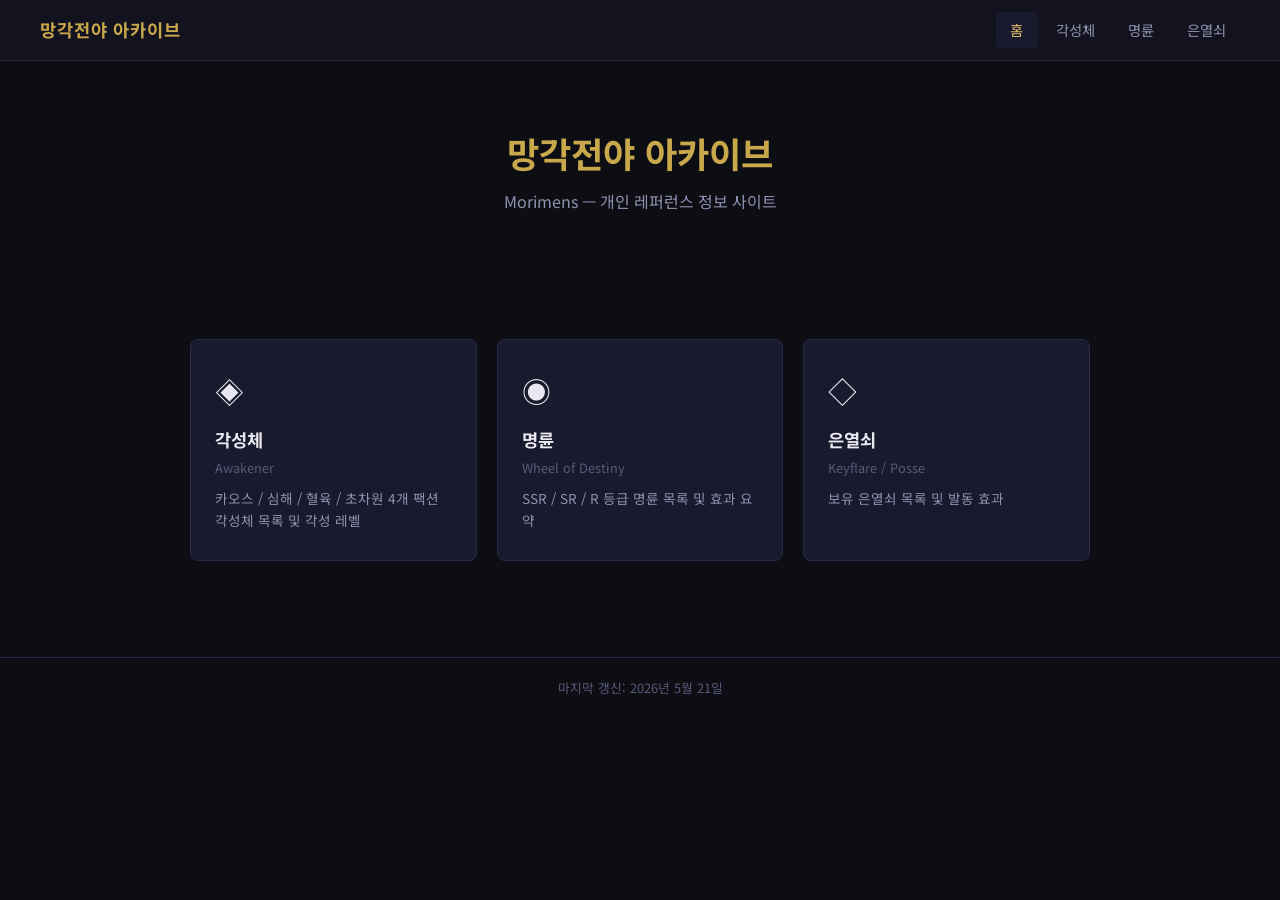
<file: index.html>
<!DOCTYPE html>
<html lang="ko">
<head>
  <meta charset="UTF-8">
  <meta name="viewport" content="width=device-width, initial-scale=1.0">
  <title>망각전야 아카이브</title>
  <link rel="icon" href="favicon.ico">
  <link rel="stylesheet" href="css/style.css">
</head>
<body>
  <header>
    <div class="header-inner">
      <span class="site-title">망각전야 아카이브</span>
      <nav>
        <a href="index.html" class="active">홈</a>
        <a href="characters/index.html">각성체</a>
        <a href="wheels/index.html">명륜</a>
        <a href="keyflares/index.html">은열쇠</a>
      </nav>
    </div>
  </header>

  <div class="home-hero">
    <h1>망각전야 아카이브</h1>
    <p>Morimens — 개인 레퍼런스 정보 사이트</p>
  </div>

  <main>
    <div class="home-cards">
      <a href="characters/index.html" class="home-card">
        <div class="card-icon">◈</div>
        <h2>각성체</h2>
        <div class="card-en">Awakener</div>
        <p>카오스 / 심해 / 혈육 / 초차원 4개 팩션 각성체 목록 및 각성 레벨</p>
      </a>
      <a href="wheels/index.html" class="home-card">
        <div class="card-icon">◉</div>
        <h2>명륜</h2>
        <div class="card-en">Wheel of Destiny</div>
        <p>SSR / SR / R 등급 명륜 목록 및 효과 요약</p>
      </a>
      <a href="keyflares/index.html" class="home-card">
        <div class="card-icon">◇</div>
        <h2>은열쇠</h2>
        <div class="card-en">Keyflare / Posse</div>
        <p>보유 은열쇠 목록 및 발동 효과</p>
      </a>
    </div>
  </main>

  <footer>
    마지막 갱신: 2026년 5월 21일
  </footer>
  <script src="js/main.js"></script>
</body>
</html>
</file>
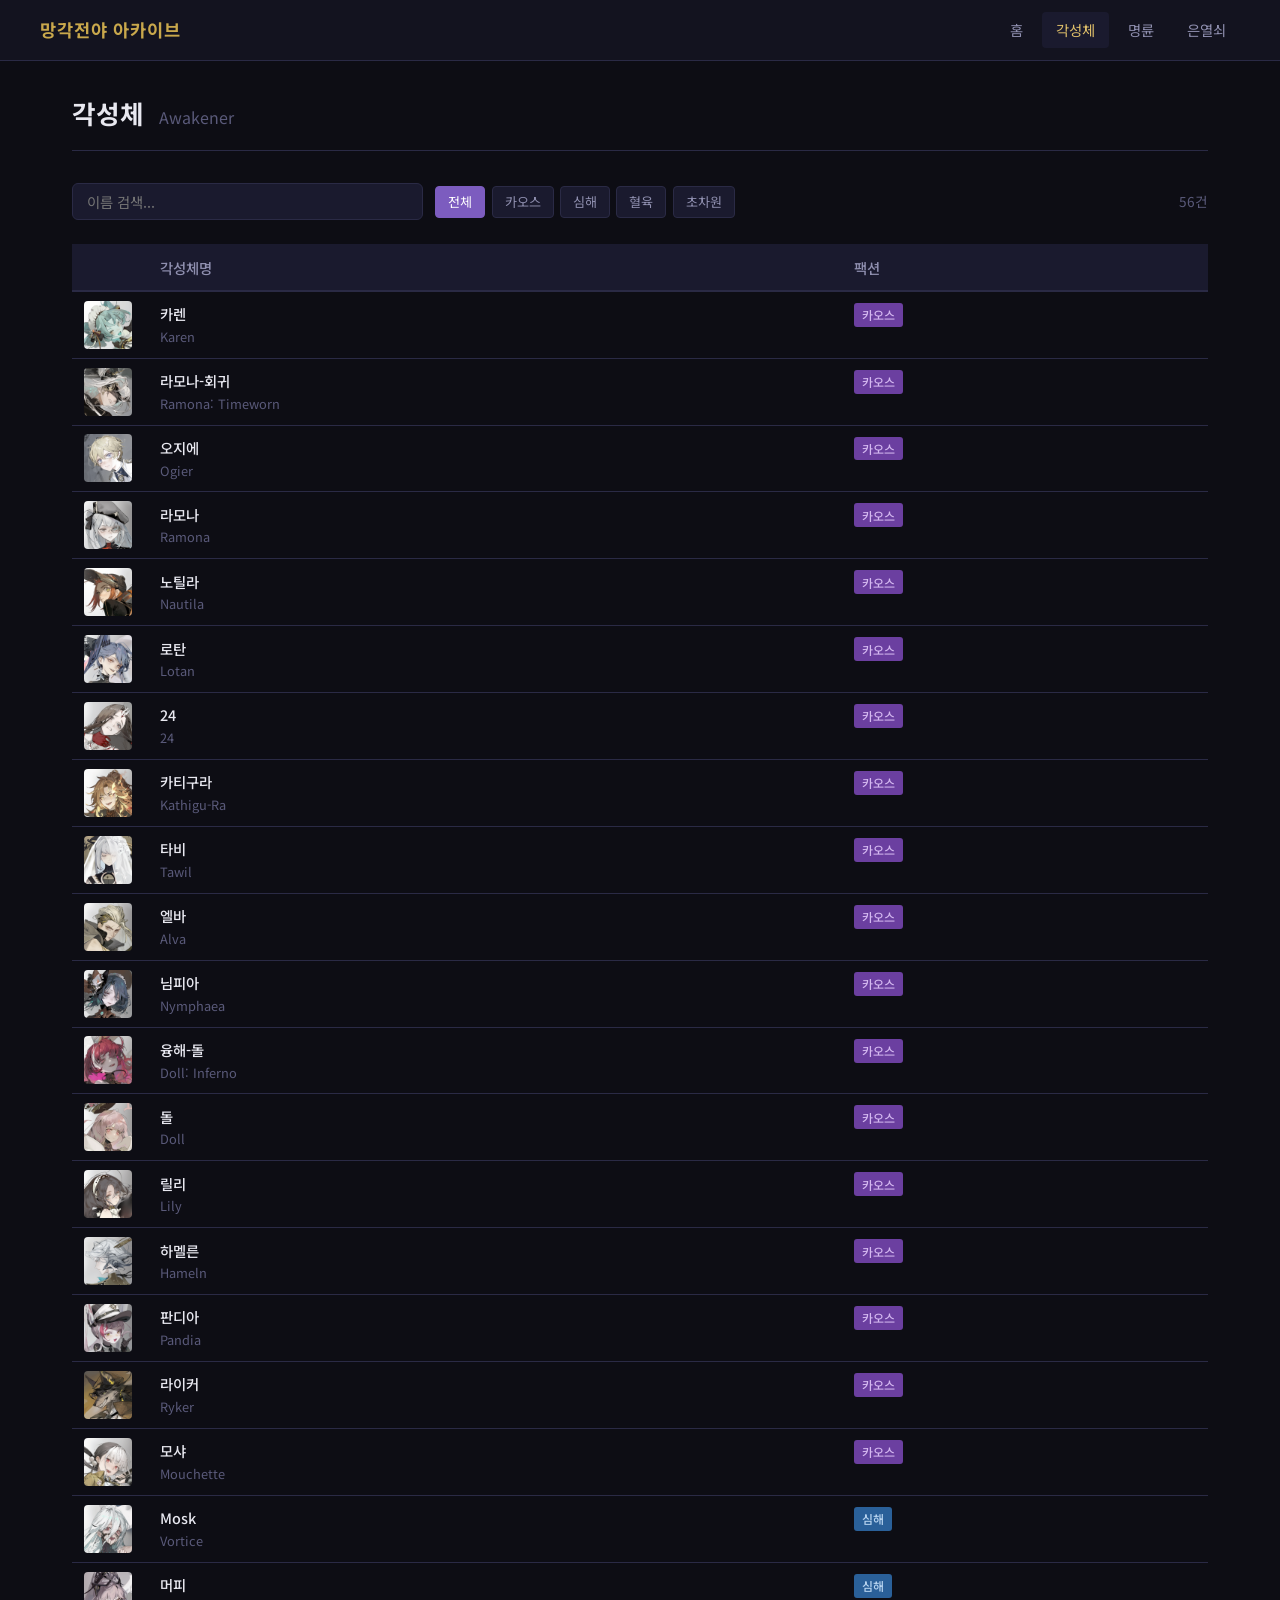
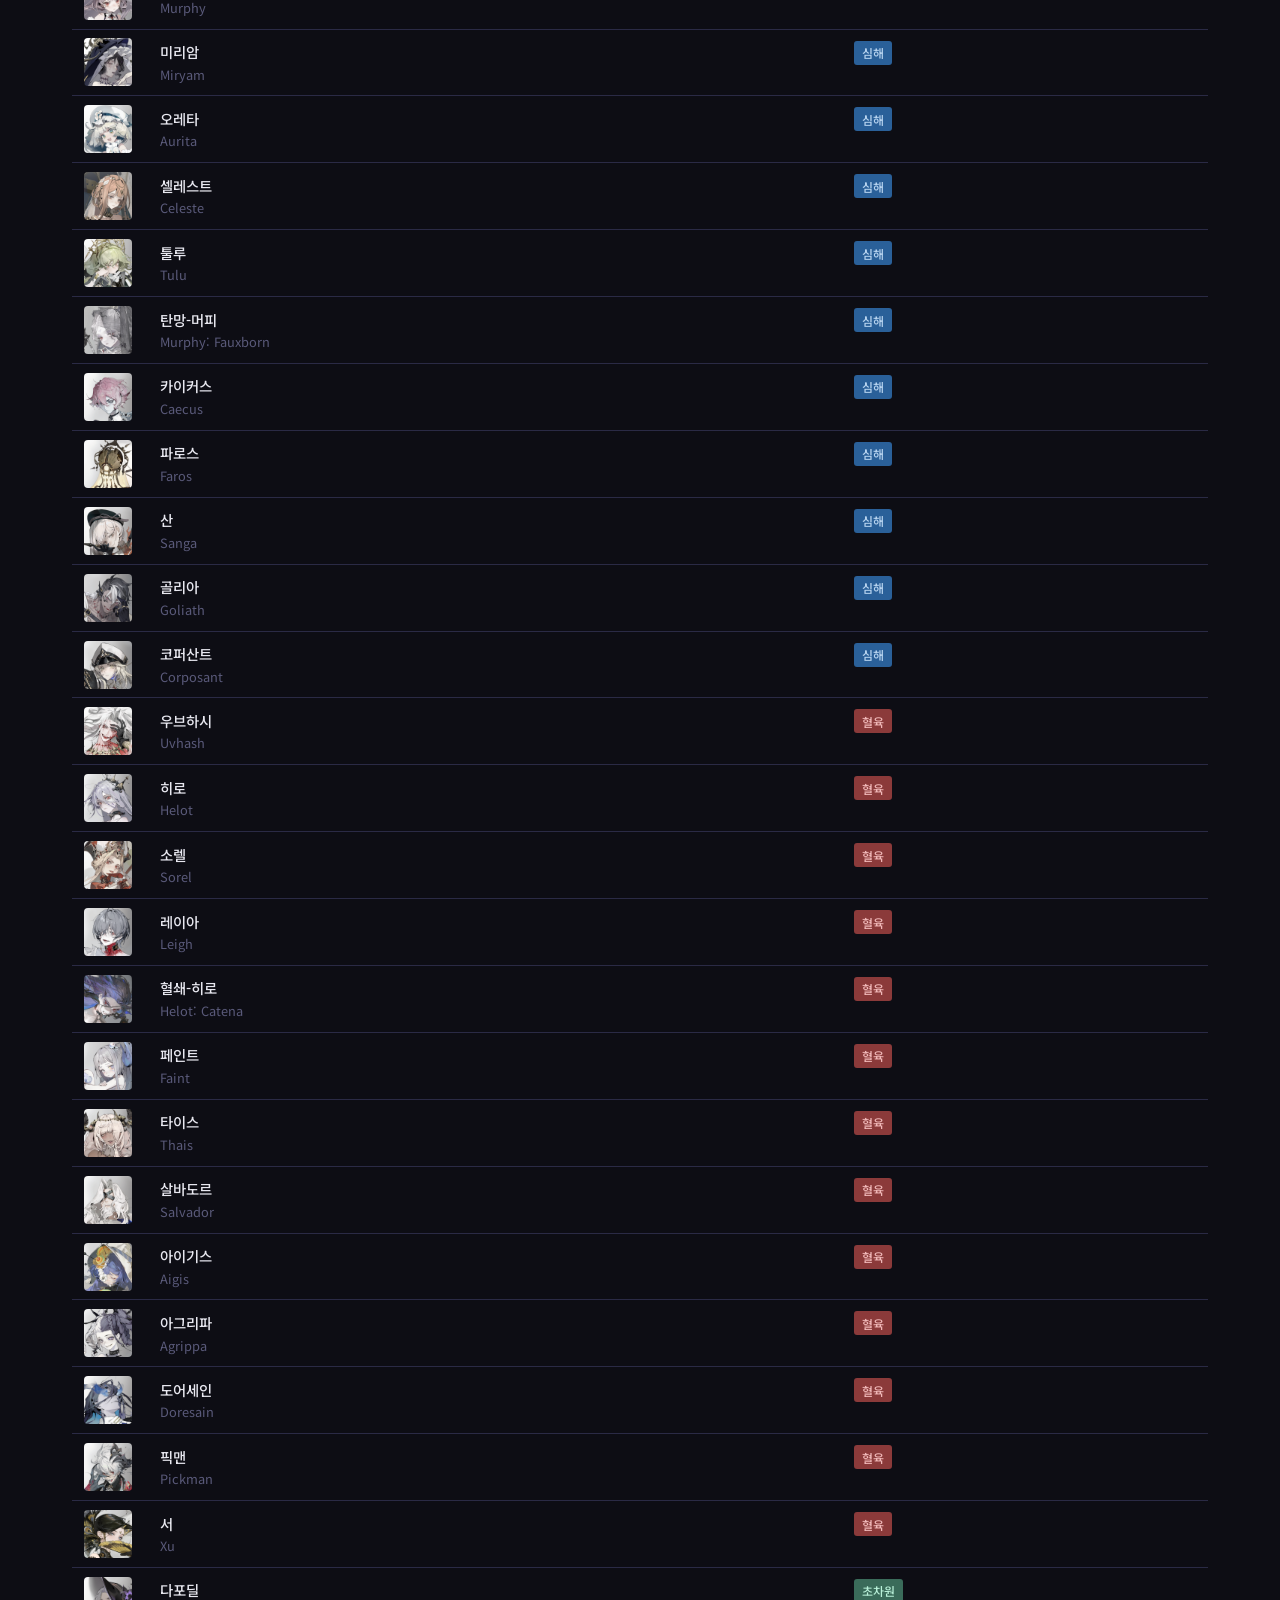
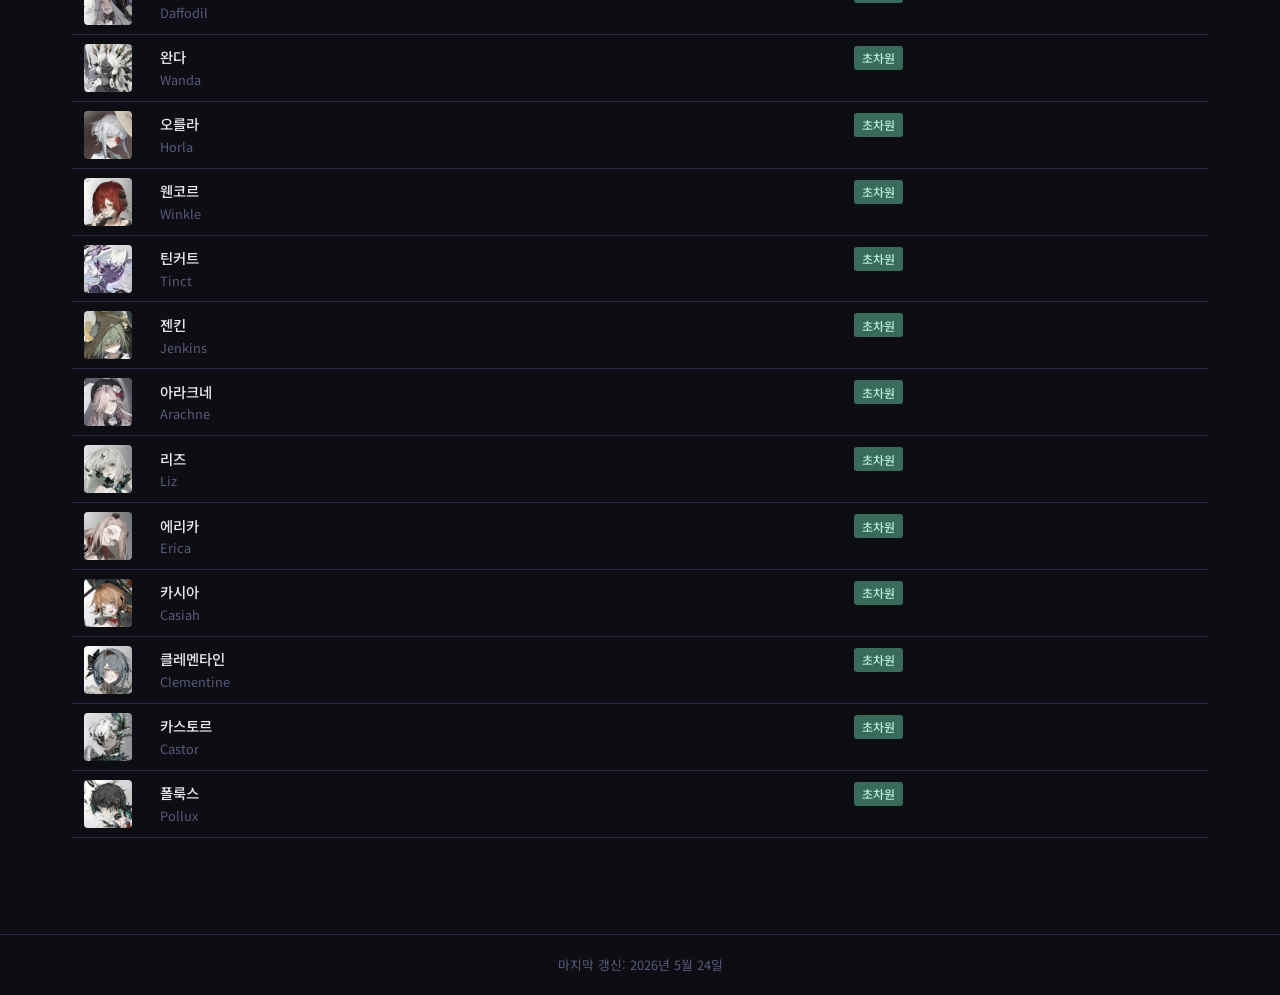
<file: characters/index.html>
<!DOCTYPE html>
<html lang="ko">
<head>
  <meta charset="UTF-8">
  <meta name="viewport" content="width=device-width, initial-scale=1.0">
  <title>각성체 — 망각전야 아카이브</title>
  <link rel="icon" href="../favicon.ico">
  <link rel="stylesheet" href="../css/style.css">
</head>
<body>
  <header>
    <div class="header-inner">
      <a href="../index.html" class="site-title">망각전야 아카이브</a>
      <nav>
        <a href="../index.html">홈</a>
        <a href="../characters/index.html" class="active">각성체</a>
        <a href="../wheels/index.html">명륜</a>
        <a href="../keyflares/index.html">은열쇠</a>
      </nav>
    </div>
  </header>

  <main>
    <div class="page-header">
      <h1>각성체 <span>Awakener</span></h1>
    </div>

    <div class="filter-bar">
      <input type="text" id="search-input" placeholder="이름 검색...">
      <div class="filter-group faction-group">
        <button class="filter-btn active" data-value="all">전체</button>
        <button class="filter-btn" data-value="chaos">카오스</button>
        <button class="filter-btn" data-value="aequor">심해</button>
        <button class="filter-btn" data-value="caro">혈육</button>
        <button class="filter-btn" data-value="ultra">초차원</button>
      </div>
      <span class="result-count" id="result-count"></span>
    </div>

    <div class="table-wrap">
      <table>
        <thead>
          <tr>
            <th class="icon-cell"></th>
            <th>각성체명</th>
            <th>팩션</th>
          </tr>
        </thead>
        <tbody id="char-tbody"></tbody>
      </table>
    </div>
  </main>

  <footer>
    마지막 갱신: 2026년 5월 24일
  </footer>

  <div class="panel-overlay" id="panel-overlay"></div>
  <aside class="detail-panel panel-wide" id="detail-panel">
    <button class="panel-close" id="panel-close">✕</button>
    <div id="panel-content"></div>
  </aside>

  <script src="../data/characters.js?v=20260524"></script>
  <script src="../js/main.js?v=20260524"></script>
  <script>
    const tbody   = document.getElementById('char-tbody');
    const overlay = document.getElementById('panel-overlay');
    const panel   = document.getElementById('detail-panel');
    const content = document.getElementById('panel-content');

    function closePanel() {
      panel.classList.remove('open');
      overlay.classList.remove('open');
    }

    function openPanel(c) {
      const d = c.detail;
      const factionLabel = { chaos: '카오스', aequor: '심해', caro: '혈육', ultra: '초차원' }[c.faction];
      const factionTag = `<span class="tag tag-${c.faction}">${factionLabel}</span>`;
      const typeKey = { '공격': 'atk', '방어': 'def', '보조': 'sup' }[d.type];
      const typeTag = `<span class="tag tag-${typeKey}">${d.type}</span>`;

      let html = `
        <div class="panel-title">${c.name}</div>
        <div class="panel-title-en">${c.nameEn}</div>
        <div class="panel-tags">${factionTag}${typeTag}</div>
        <div class="panel-aliemus">기본 광기 <strong>${d.baseAliemus}</strong></div>
      `;

      // 레벨 스탯
      html += `
        <div class="panel-section">
          <div class="panel-section-title">레벨 스탯</div>
          <table class="char-stat-table">
            <thead><tr><th>Lv</th><th>체질</th><th>공격</th><th>방어</th></tr></thead>
            <tbody>${d.stats.map(([lv, con, atk, def]) =>
              `<tr><td class="stat-lv">${lv}</td><td>${con}</td><td>${atk}</td><td>${def}</td></tr>`
            ).join('')}</tbody>
          </table>
        </div>
      `;

      // 승격
      const p0 = d.promotion[0];
      html += `
        <div class="panel-section">
          <div class="panel-section-title">승격</div>
          <table class="promo-table">
            <thead><tr><th>구간</th><th>${p0.stats[0][0]}</th><th>${p0.stats[1][0]}</th></tr></thead>
            <tbody>${d.promotion.map(p =>
              `<tr>
                <td class="promo-range">Lv.${p.range}</td>
                <td>${p.stats[0][1]} → ${p.stats[0][2]}</td>
                <td>${p.stats[1][1]} → ${p.stats[1][2]}</td>
              </tr>`
            ).join('')}</tbody>
          </table>
        </div>
      `;

      // 광기 폭발
      html += `
        <div class="panel-section">
          <div class="panel-section-title">광기 폭발</div>
          <div class="card-item">
            <div class="card-header"><span class="card-name">${d.exalt.name}</span></div>
            <div class="card-desc">${d.exalt.desc}</div>
          </div>
        </div>
      `;

      // 카드
      html += `<div class="panel-section"><div class="panel-section-title">카드</div>`;
      d.cards.forEach(card => {
        const tagsHtml = card.tags.map(t => `<span class="card-tag">${t}</span>`).join('');
        html += `
          <div class="card-item">
            <div class="card-header">
              <span class="card-name">${card.name}</span>
              <span class="card-cost">산출력 ${card.cost}</span>
              ${tagsHtml}
            </div>
            <div class="card-desc">${card.desc}</div>
          </div>
        `;
      });
      html += `</div>`;

      // 각성
      html += `<div class="panel-section"><div class="panel-section-title">각성</div>`;
      d.enlighten.forEach(e => {
        html += `
          <div class="enlighten-row">
            <span class="enlighten-badge">${e.stage}</span>
            <div class="enlighten-info">
              <div class="enlighten-skill-name">${e.name}</div>
              <div class="enlighten-effect">${e.effect}</div>
            </div>
          </div>
        `;
      });
      html += `</div>`;

      // 특성
      html += `<div class="panel-section"><div class="panel-section-title">특성</div>`;
      d.traits.forEach(t => {
        html += `
          <div class="trait-item">
            <div class="trait-header">
              <span class="trait-name">${t.name}</span>
              ${t.e6 ? '<span class="badge-e6">E6 해제</span>' : ''}
            </div>
            <div class="trait-effect">${t.effect}</div>
          </div>
        `;
      });
      html += `</div>`;

      content.innerHTML = html;
      panel.classList.add('open');
      overlay.classList.add('open');
    }

    document.getElementById('panel-close').addEventListener('click', closePanel);
    overlay.addEventListener('click', closePanel);
    document.addEventListener('keydown', e => { if (e.key === 'Escape') closePanel(); });

    function toIconFilename(nameEn) {
      return nameEn.toLowerCase().replace(/[:']/g, '').replace(/\s+/g, '-');
    }

    CHARACTERS.forEach(c => {
      const tr = document.createElement('tr');
      tr.dataset.faction = c.faction;

      const factionLabel = { chaos: '카오스', aequor: '심해', caro: '혈육', ultra: '초차원' }[c.faction];
      const factionTag   = `<span class="tag tag-${c.faction}">${factionLabel}</span>`;
      const iconFile     = toIconFilename(c.nameEn);

      tr.innerHTML = `
        <td class="icon-cell">
          <img src="../assets/characters/${iconFile}.png"
               class="char-icon" alt="${c.name}"
               onerror="this.outerHTML='<div class=\\'char-icon-placeholder\\'></div>'">
        </td>
        <td>
          <div class="name-ko">${c.name}</div>
          <div class="name-en">${c.nameEn}</div>
        </td>
        <td>${factionTag}</td>
      `;

      if (c.detail) {
        tr.classList.add('tr-clickable');
        tr.addEventListener('click', () => openPanel(c));
      }

      tbody.appendChild(tr);
    });

    setupSearch('search-input', 'char-tbody');
    setupFilterBtns('faction-group', 'char-tbody');
    applyFilters('char-tbody');
  </script>
</body>
</html>
</file>
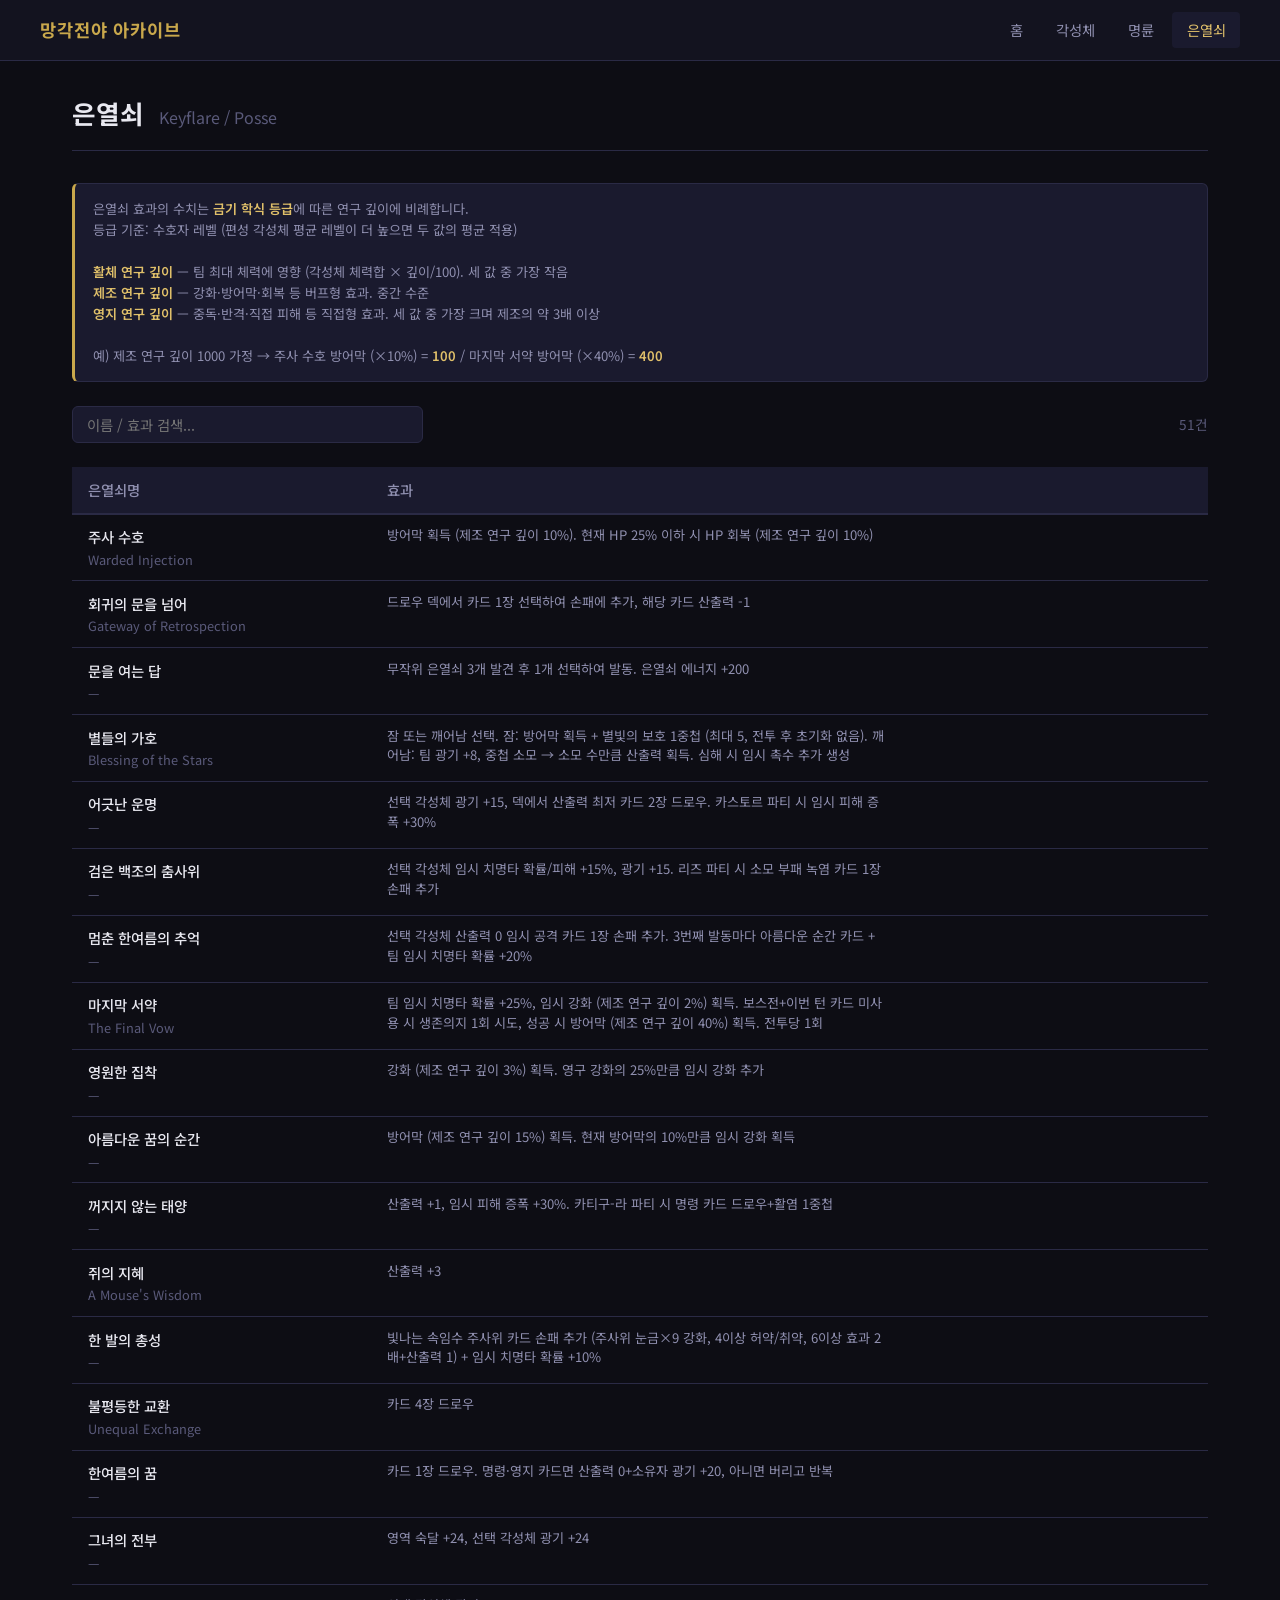
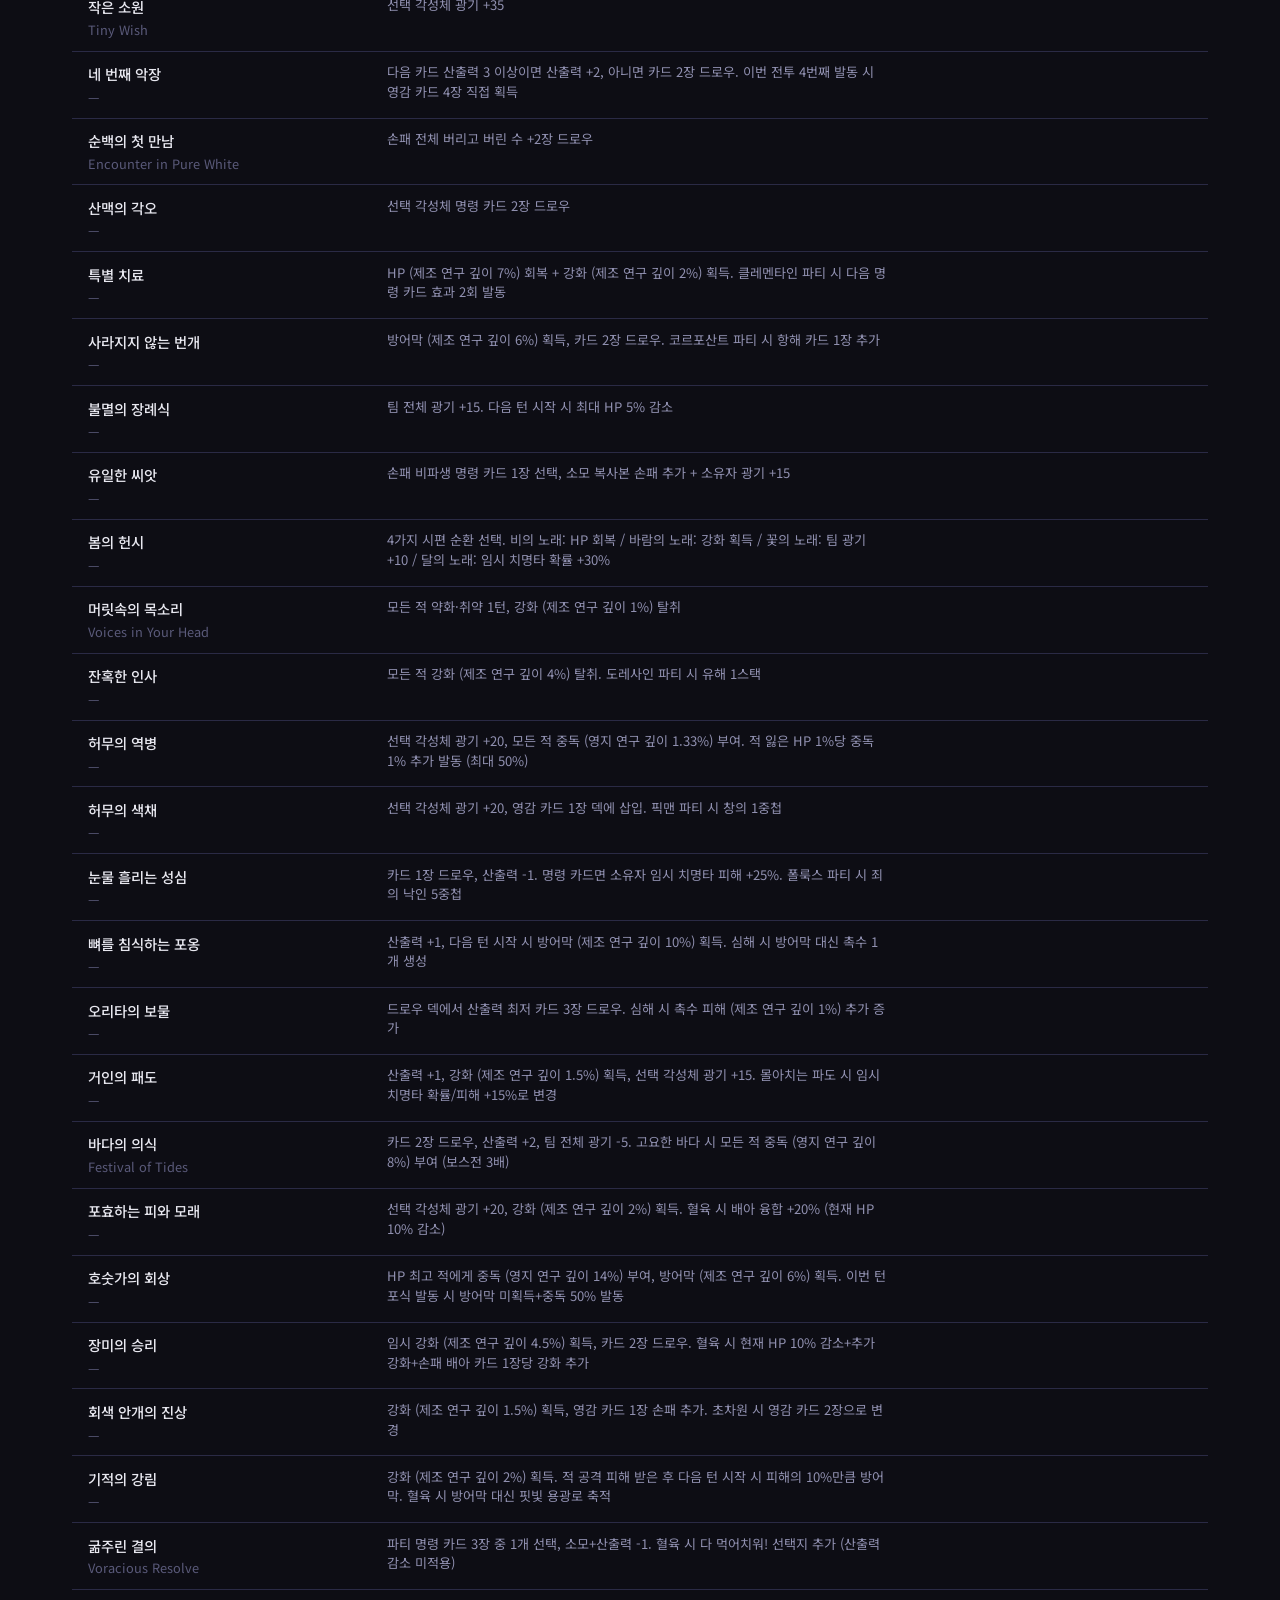
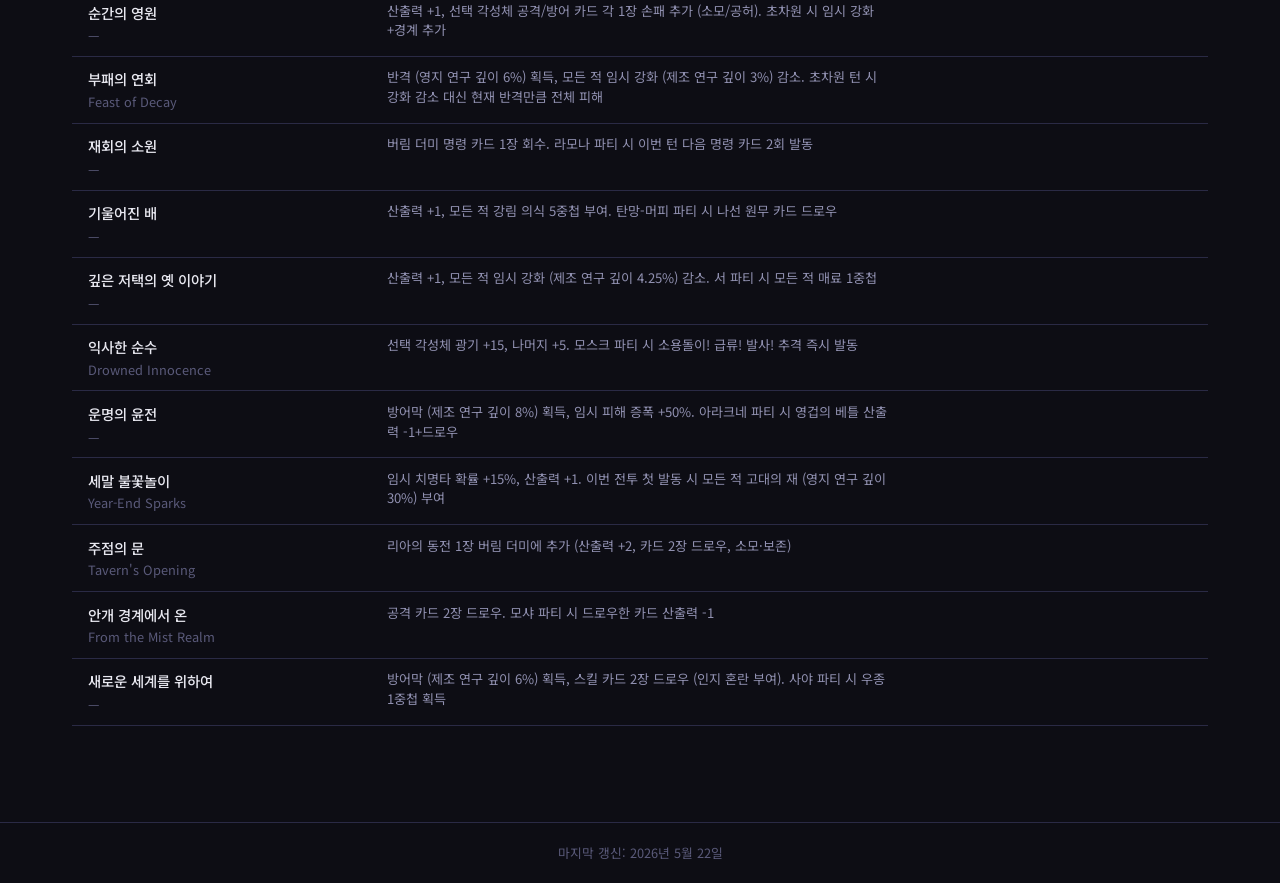
<file: keyflares/index.html>
<!DOCTYPE html>
<html lang="ko">
<head>
  <meta charset="UTF-8">
  <meta name="viewport" content="width=device-width, initial-scale=1.0">
  <title>은열쇠 — 망각전야 아카이브</title>
  <link rel="icon" href="../favicon.ico">
  <link rel="stylesheet" href="../css/style.css">
</head>
<body>
  <header>
    <div class="header-inner">
      <a href="../index.html" class="site-title">망각전야 아카이브</a>
      <nav>
        <a href="../index.html">홈</a>
        <a href="../characters/index.html">각성체</a>
        <a href="../wheels/index.html">명륜</a>
        <a href="../keyflares/index.html" class="active">은열쇠</a>
      </nav>
    </div>
  </header>

  <main>
    <div class="page-header">
      <h1>은열쇠 <span>Keyflare / Posse</span></h1>
    </div>

    <div class="info-note">
      은열쇠 효과의 수치는 <strong>금기 학식 등급</strong>에 따른 연구 깊이에 비례합니다.<br>
      등급 기준: 수호자 레벨 (편성 각성체 평균 레벨이 더 높으면 두 값의 평균 적용)<br><br>
      <strong>활체 연구 깊이</strong> — 팀 최대 체력에 영향 (각성체 체력합 × 깊이/100). 세 값 중 가장 작음<br>
      <strong>제조 연구 깊이</strong> — 강화·방어막·회복 등 버프형 효과. 중간 수준<br>
      <strong>영지 연구 깊이</strong> — 중독·반격·직접 피해 등 직접형 효과. 세 값 중 가장 크며 제조의 약 3배 이상<br><br>
      예) 제조 연구 깊이 1000 가정 → 주사 수호 방어막 (×10%) = <strong>100</strong> / 마지막 서약 방어막 (×40%) = <strong>400</strong>
    </div>

    <div class="filter-bar">
      <input type="text" id="search-input" placeholder="이름 / 효과 검색...">
      <span class="result-count" id="result-count"></span>
    </div>

    <div class="table-wrap">
      <table>
        <thead>
          <tr>
            <th>은열쇠명</th>
            <th>효과</th>
          </tr>
        </thead>
        <tbody id="kf-tbody"></tbody>
      </table>
    </div>
  </main>

  <footer>
    마지막 갱신: 2026년 5월 22일
  </footer>
  <script src="../data/keyflares.js?v=20260524"></script>
  <script src="../js/main.js?v=20260524"></script>
  <script>
    const tbody = document.getElementById('kf-tbody');

    KEYFLARES.forEach(k => {
      const tr = document.createElement('tr');
      tr.innerHTML = `
        <td>
          <div class="name-ko">${k.name}</div>
          <div class="name-en">${k.nameEn}</div>
        </td>
        <td><div class="effect-text">${k.effect}</div></td>
      `;
      tbody.appendChild(tr);
    });

    setupSearch('search-input', 'kf-tbody');
    applyFilters('kf-tbody');
  </script>
</body>
</html>
</file>
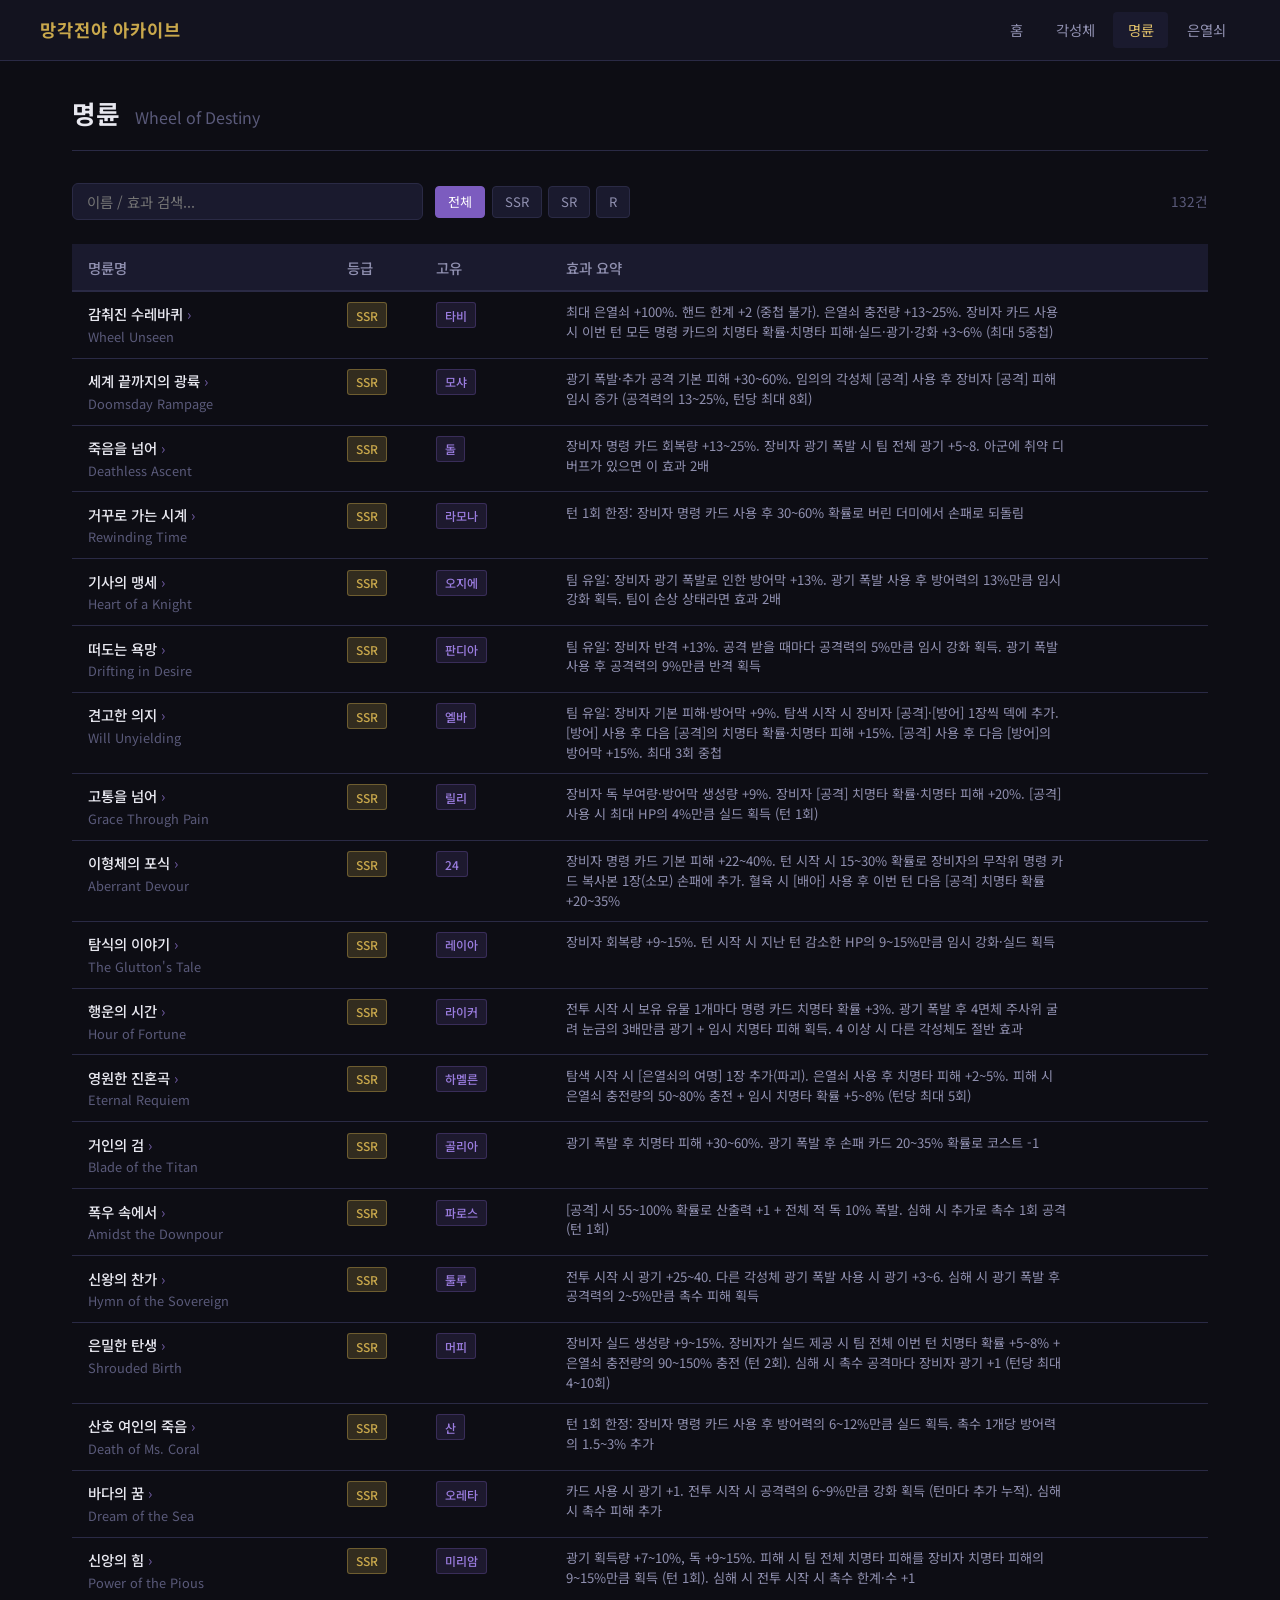
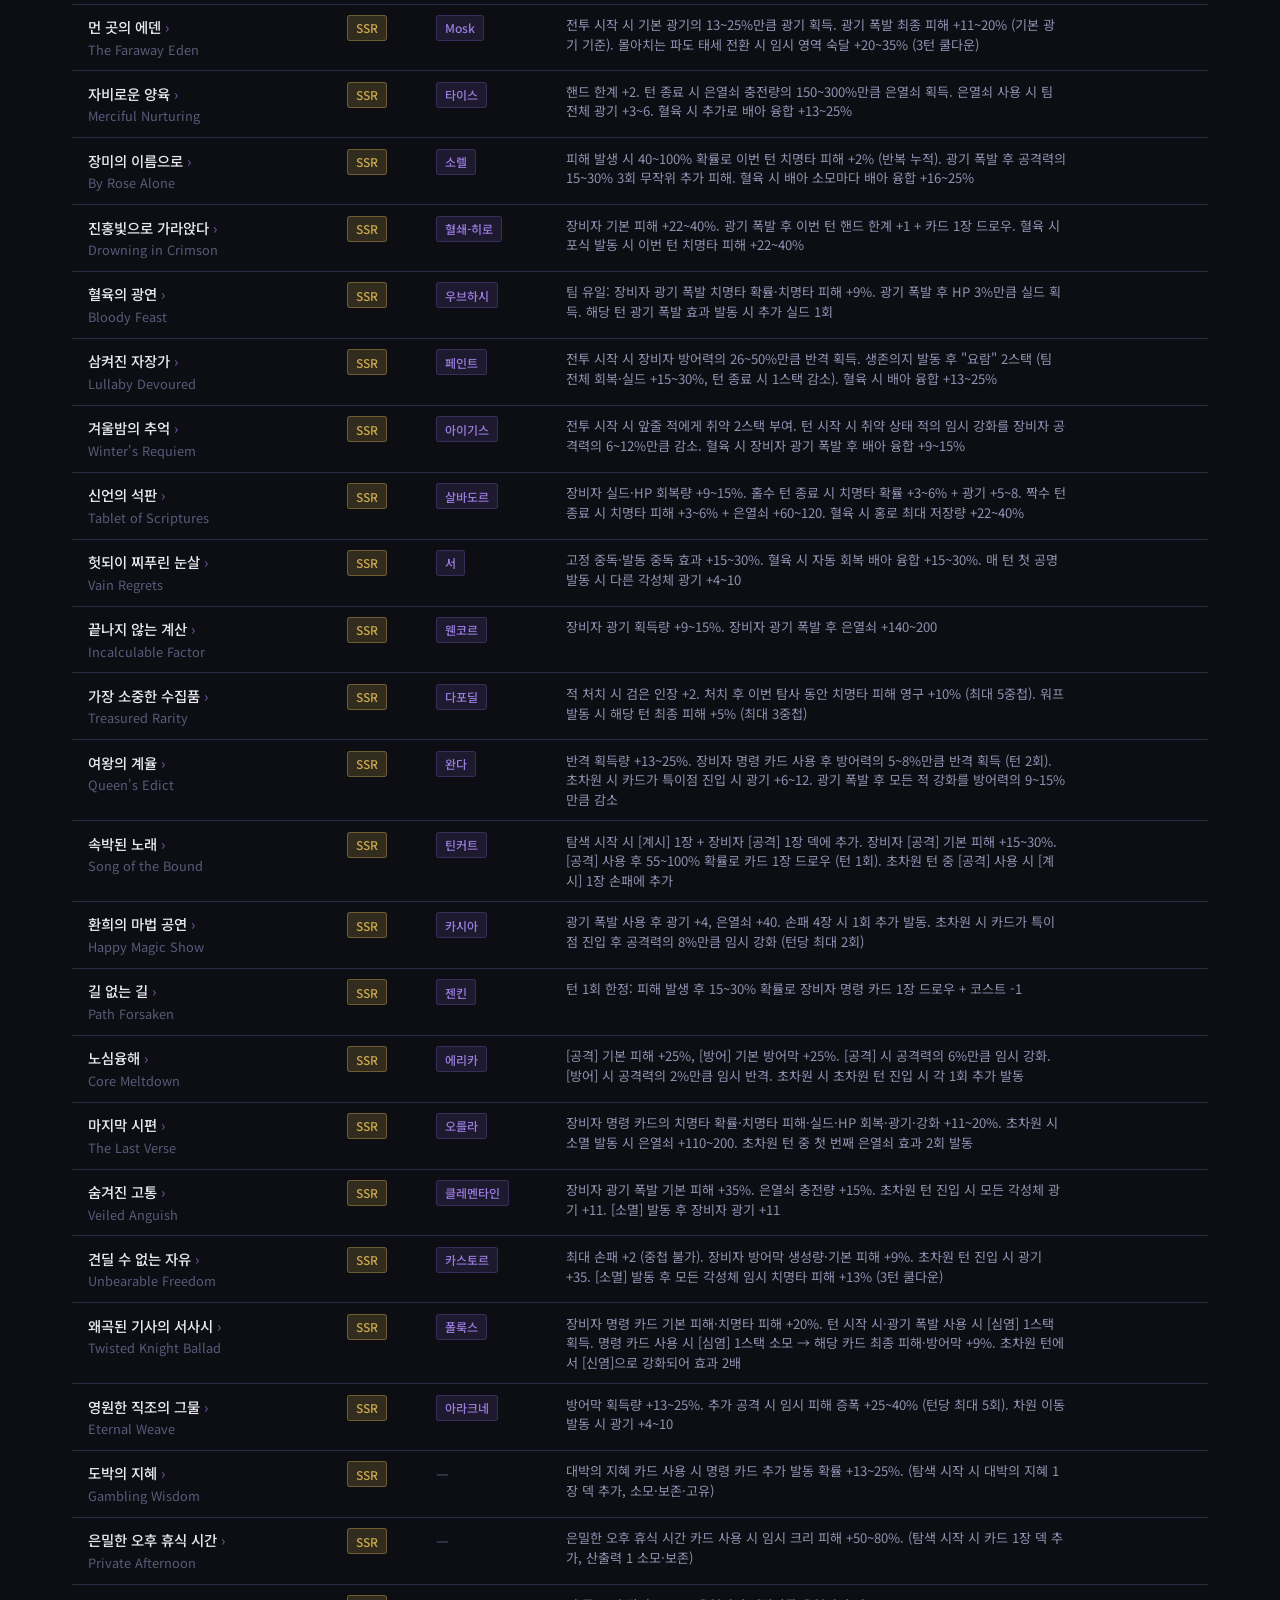
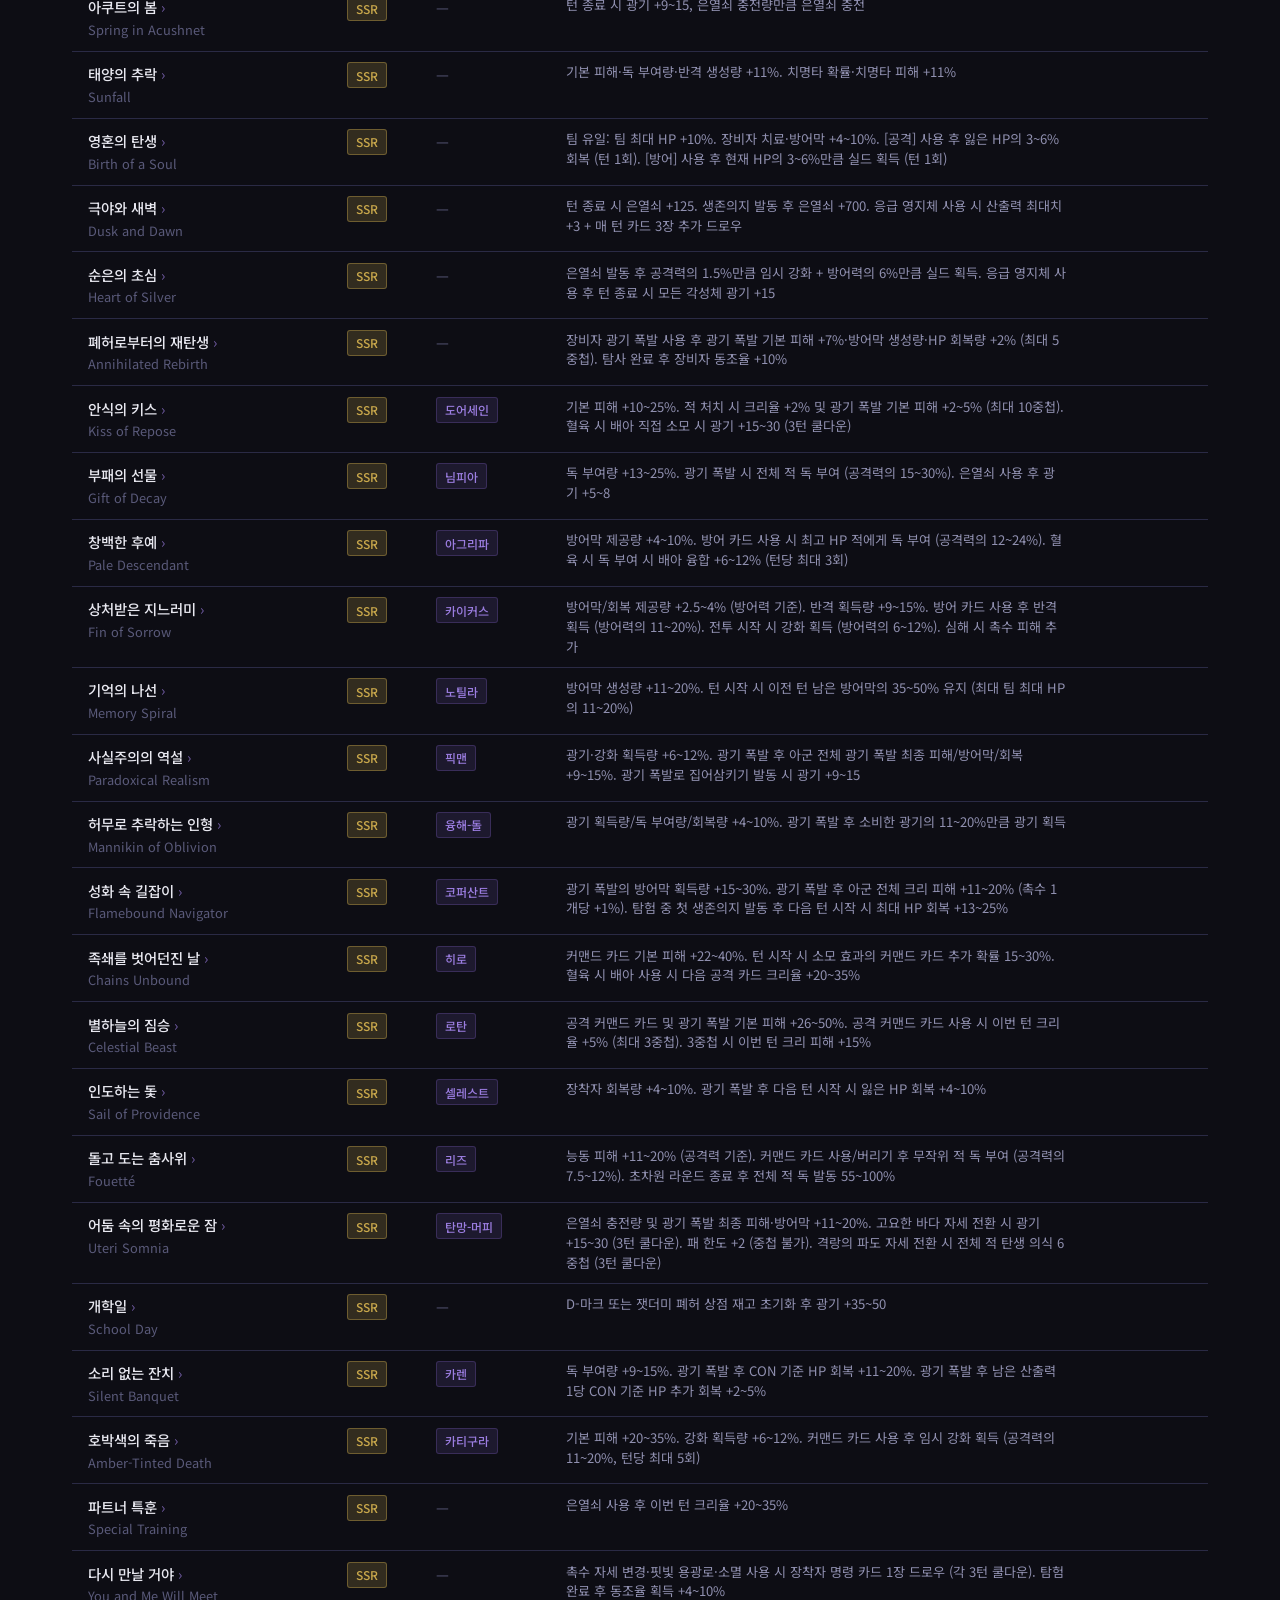
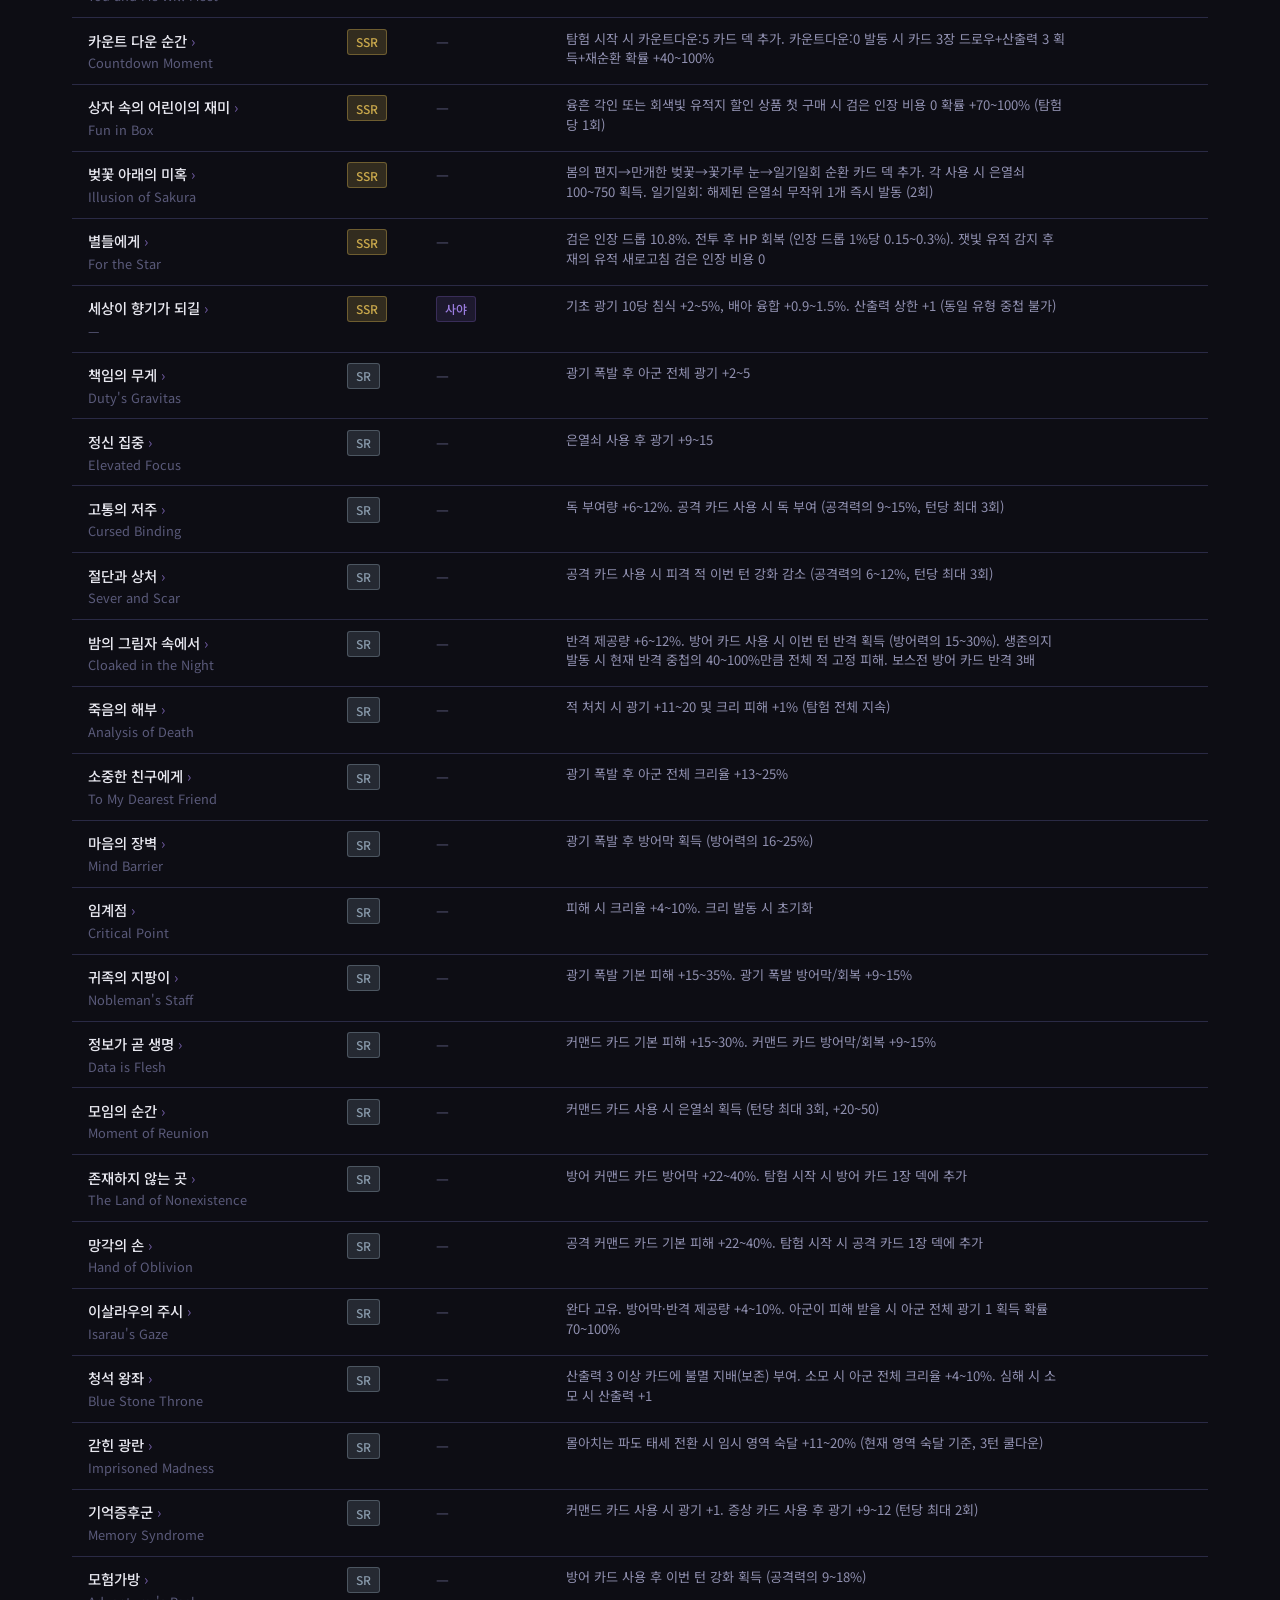
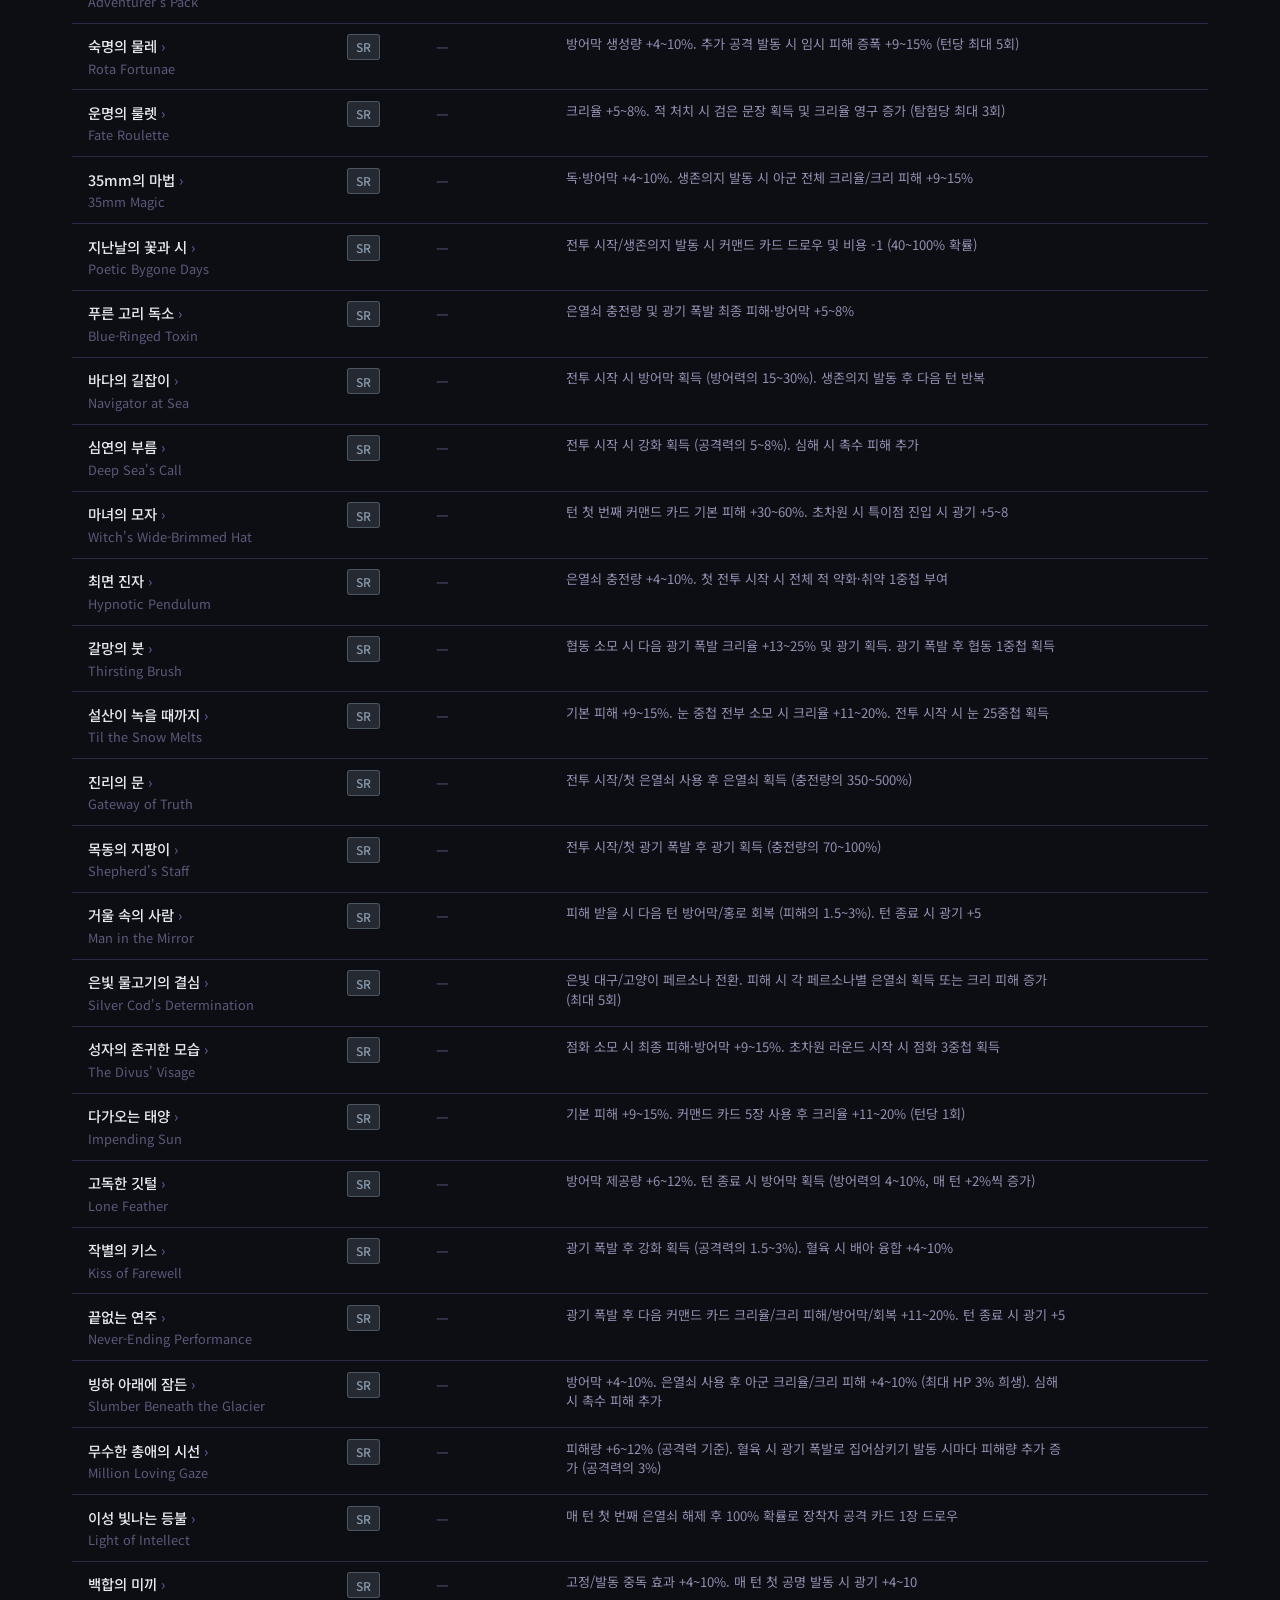
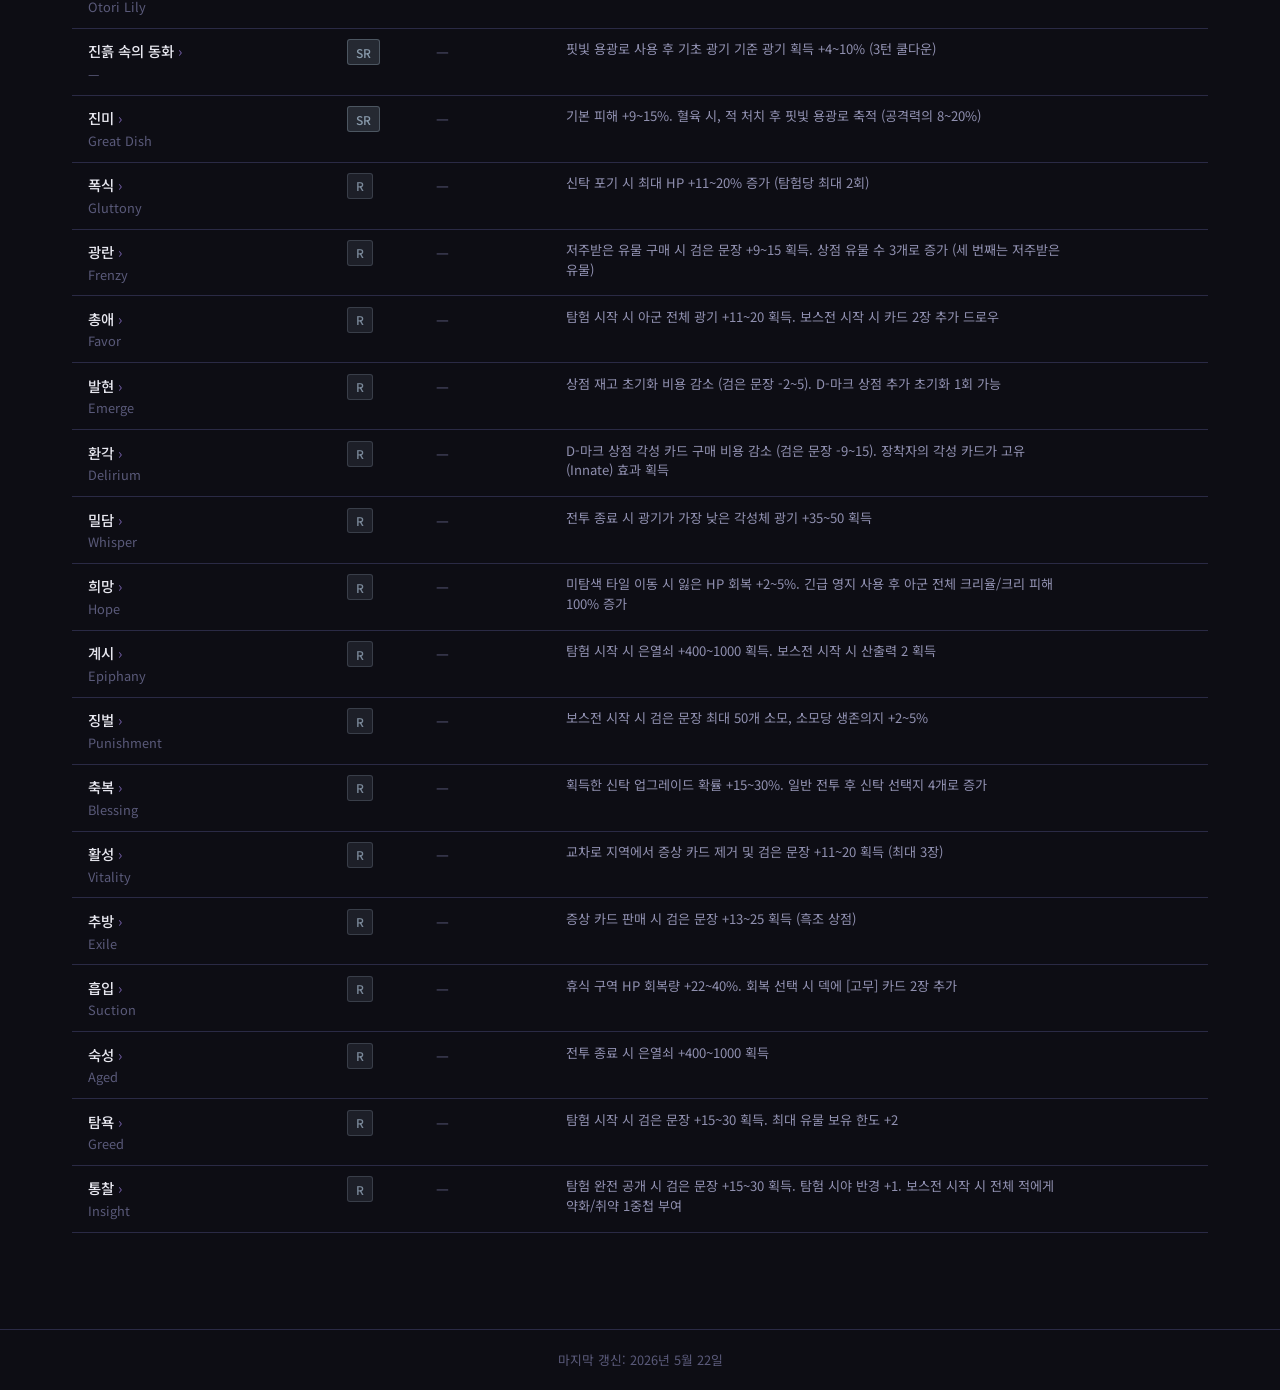
<file: wheels/index.html>
<!DOCTYPE html>
<html lang="ko">
<head>
  <meta charset="UTF-8">
  <meta name="viewport" content="width=device-width, initial-scale=1.0">
  <title>명륜 — 망각전야 아카이브</title>
  <link rel="icon" href="../favicon.ico">
  <link rel="stylesheet" href="../css/style.css">
</head>
<body>
  <header>
    <div class="header-inner">
      <a href="../index.html" class="site-title">망각전야 아카이브</a>
      <nav>
        <a href="../index.html">홈</a>
        <a href="../characters/index.html">각성체</a>
        <a href="../wheels/index.html" class="active">명륜</a>
        <a href="../keyflares/index.html">은열쇠</a>
      </nav>
    </div>
  </header>

  <main>
    <div class="page-header">
      <h1>명륜 <span>Wheel of Destiny</span></h1>
    </div>

    <div class="filter-bar">
      <input type="text" id="search-input" placeholder="이름 / 효과 검색...">
      <div class="filter-group grade-group">
        <button class="filter-btn active" data-value="all">전체</button>
        <button class="filter-btn" data-value="SSR">SSR</button>
        <button class="filter-btn" data-value="SR">SR</button>
        <button class="filter-btn" data-value="R">R</button>
      </div>
      <span class="result-count" id="result-count"></span>
    </div>

    <div class="table-wrap">
      <table>
        <thead>
          <tr>
            <th>명륜명</th>
            <th>등급</th>
            <th>고유</th>
            <th>효과 요약</th>
          </tr>
        </thead>
        <tbody id="wheel-tbody"></tbody>
      </table>
    </div>
  </main>

  <div class="panel-overlay" id="panel-overlay"></div>
  <aside class="detail-panel" id="detail-panel">
    <button class="panel-close" id="panel-close">✕</button>
    <div id="panel-content"></div>
  </aside>

  <footer>
    마지막 갱신: 2026년 5월 22일
  </footer>
  <script src="../data/wheels.js?v=20260524"></script>
  <script src="../js/main.js?v=20260524"></script>
  <script>
    const tbody  = document.getElementById('wheel-tbody');
    const overlay = document.getElementById('panel-overlay');
    const panel   = document.getElementById('detail-panel');
    const content = document.getElementById('panel-content');

    function closePanel() {
      panel.classList.remove('open');
      overlay.classList.remove('open');
    }

    function openPanel(w) {
      const d = w.detail;
      const gradeTag = `<span class="tag tag-${w.grade.toLowerCase()}">${w.grade}</span>`;
      const exclusiveTag = w.exclusive
        ? `<span class="tag tag-exclusive">${w.exclusive}</span>` : '';

      let html = `
        <div class="panel-title">${w.name}</div>
        <div class="panel-title-en">${w.nameEn}</div>
        <div class="panel-tags">${gradeTag}${exclusiveTag}</div>
      `;

      html += `
        <div class="panel-section">
          <div class="panel-section-title">메인 스탯</div>
          <div class="main-stat-value">${d.mainStat}</div>
        </div>
      `;

      if (d.subEffects && d.subEffects.length) {
        html += `<div class="panel-section"><div class="panel-section-title">서브 효과</div>`;
        d.subEffects.forEach(eff => {
          const vals = eff.values.map((v, i) =>
            `<span class="subeffect-val"><span class="val-label">E${i}</span>${v}</span>`
          ).join('');
          html += `
            <div class="subeffect-item">
              <div class="subeffect-desc">${eff.desc}</div>
              <div class="subeffect-values">${vals}</div>
            </div>
          `;
        });
        html += `</div>`;
      }

      if (d.fixedEffects && d.fixedEffects.length) {
        html += `<div class="panel-section"><div class="panel-section-title">고정 효과</div>`;
        d.fixedEffects.forEach(eff => {
          html += `<div class="fixed-effect-item">${eff}</div>`;
        });
        html += `</div>`;
      }

      content.innerHTML = html;
      panel.classList.add('open');
      overlay.classList.add('open');
    }

    document.getElementById('panel-close').addEventListener('click', closePanel);
    overlay.addEventListener('click', closePanel);
    document.addEventListener('keydown', e => { if (e.key === 'Escape') closePanel(); });

    WHEELS.forEach(w => {
      const tr = document.createElement('tr');
      tr.dataset.grade = w.grade;

      const gradeTag = `<span class="tag tag-${w.grade.toLowerCase()}">${w.grade}</span>`;
      const exclusiveCell = w.exclusive
        ? `<span class="tag tag-exclusive">${w.exclusive}</span>`
        : '<span style="color:var(--text-muted)">—</span>';

      tr.innerHTML = `
        <td>
          <div class="name-ko">${w.name}</div>
          <div class="name-en">${w.nameEn}</div>
        </td>
        <td>${gradeTag}</td>
        <td>${exclusiveCell}</td>
        <td><div class="effect-text">${w.effect}</div></td>
      `;

      if (w.detail) {
        tr.classList.add('tr-clickable');
        tr.addEventListener('click', () => openPanel(w));
      }

      tbody.appendChild(tr);
    });

    setupSearch('search-input', 'wheel-tbody');
    setupFilterBtns('grade-group', 'wheel-tbody');
    applyFilters('wheel-tbody');
  </script>
</body>
</html>
</file>
<file: css/style.css>
@import url('https://fonts.googleapis.com/css2?family=Noto+Sans+KR:wght@300;400;500;700&display=swap');

:root {
  --bg-primary: #0d0d14;
  --bg-secondary: #13131f;
  --bg-card: #1a1a2e;
  --bg-card-hover: #1f1f38;
  --border-color: #2a2a45;
  --accent-purple: #7c5cbf;
  --accent-purple-light: #9b7de0;
  --accent-gold: #c9a84c;
  --accent-gold-light: #e0c06a;
  --text-primary: #e8e8f0;
  --text-secondary: #9090b0;
  --text-muted: #5a5a7a;
  --tag-chaos: #6b3fa0;
  --tag-aequor: #2a6099;
  --tag-caro: #8b3a3a;
  --tag-ultra: #3a6b5a;
  --tag-ssr: #c9a84c;
  --tag-sr: #8899aa;
  --tag-r: #7a8899;
}

* {
  margin: 0;
  padding: 0;
  box-sizing: border-box;
}

body {
  font-family: 'Noto Sans KR', sans-serif;
  background-color: var(--bg-primary);
  color: var(--text-primary);
  min-height: 100vh;
  line-height: 1.6;
}

a {
  color: inherit;
  text-decoration: none;
}

/* ── Header ── */
header {
  background: var(--bg-secondary);
  border-bottom: 1px solid var(--border-color);
  padding: 0 2rem;
  position: sticky;
  top: 0;
  z-index: 100;
}

.header-inner {
  max-width: 1200px;
  margin: 0 auto;
  display: flex;
  align-items: center;
  justify-content: space-between;
  height: 60px;
}

.site-title {
  font-size: 1.1rem;
  font-weight: 700;
  color: var(--accent-gold);
  letter-spacing: 0.05em;
}

nav {
  display: flex;
  gap: 0.25rem;
}

nav a {
  padding: 0.4rem 0.9rem;
  border-radius: 4px;
  font-size: 0.9rem;
  color: var(--text-secondary);
  transition: color 0.2s, background 0.2s;
}

nav a:hover,
nav a.active {
  color: var(--text-primary);
  background: var(--bg-card);
}

nav a.active {
  color: var(--accent-gold-light);
}

/* ── Main Layout ── */
main {
  max-width: 1200px;
  margin: 0 auto;
  padding: 2rem;
}

/* ── Page Header ── */
.page-header {
  margin-bottom: 2rem;
  padding-bottom: 1rem;
  border-bottom: 1px solid var(--border-color);
}

.page-header h1 {
  font-size: 1.6rem;
  font-weight: 700;
  color: var(--text-primary);
}

.page-header h1 span {
  font-size: 1rem;
  color: var(--text-muted);
  font-weight: 400;
  margin-left: 0.5rem;
}

/* ── Filters ── */
.filter-bar {
  display: flex;
  flex-wrap: wrap;
  gap: 0.75rem;
  margin-bottom: 1.5rem;
  align-items: center;
}

.filter-bar input[type="text"] {
  background: var(--bg-card);
  border: 1px solid var(--border-color);
  border-radius: 6px;
  color: var(--text-primary);
  font-family: inherit;
  font-size: 0.9rem;
  padding: 0.45rem 0.85rem;
  outline: none;
  min-width: 200px;
  transition: border-color 0.2s;
}

.filter-bar input[type="text"]:focus {
  border-color: var(--accent-purple);
}

.filter-group {
  display: flex;
  gap: 0.4rem;
  flex-wrap: wrap;
}

.filter-btn {
  background: var(--bg-card);
  border: 1px solid var(--border-color);
  border-radius: 4px;
  color: var(--text-secondary);
  cursor: pointer;
  font-family: inherit;
  font-size: 0.82rem;
  padding: 0.35rem 0.75rem;
  transition: all 0.2s;
}

.filter-btn:hover {
  border-color: var(--accent-purple);
  color: var(--text-primary);
}

.filter-btn.active {
  background: var(--accent-purple);
  border-color: var(--accent-purple);
  color: #fff;
}

.result-count {
  font-size: 0.85rem;
  color: var(--text-muted);
  margin-left: auto;
}

/* ── Table ── */
.table-wrap {
  overflow-x: auto;
}

table {
  width: 100%;
  border-collapse: collapse;
  font-size: 0.9rem;
}

thead tr {
  background: var(--bg-card);
  border-bottom: 2px solid var(--border-color);
}

thead th {
  color: var(--text-secondary);
  font-weight: 500;
  padding: 0.7rem 1rem;
  text-align: left;
  white-space: nowrap;
}

tbody tr {
  border-bottom: 1px solid var(--border-color);
  transition: background 0.15s;
}

tbody tr:hover {
  background: var(--bg-card-hover);
}

tbody td {
  padding: 0.65rem 1rem;
  vertical-align: top;
}

.name-ko {
  font-weight: 500;
  color: var(--text-primary);
}

.name-en {
  font-size: 0.8rem;
  color: var(--text-muted);
  margin-top: 0.1rem;
}

/* ── Tags / Badges ── */
.tag {
  display: inline-block;
  border-radius: 3px;
  font-size: 0.75rem;
  font-weight: 500;
  padding: 0.15rem 0.5rem;
  white-space: nowrap;
}

.tag-chaos   { background: var(--tag-chaos);  color: #d4b8f0; }
.tag-aequor  { background: var(--tag-aequor); color: #b8d4f0; }
.tag-caro    { background: var(--tag-caro);   color: #f0b8b8; }
.tag-ultra   { background: var(--tag-ultra);  color: #b8f0d8; }

.tag-ssr { background: rgba(201,168,76,0.2); color: var(--tag-ssr); border: 1px solid rgba(201,168,76,0.4); }
.tag-sr  { background: rgba(136,153,170,0.2); color: var(--tag-sr); border: 1px solid rgba(136,153,170,0.4); }
.tag-r   { background: rgba(122,136,153,0.15); color: var(--tag-r); border: 1px solid rgba(122,136,153,0.3); }

.tag-exclusive { background: rgba(124,92,191,0.15); color: var(--accent-purple-light); border: 1px solid rgba(124,92,191,0.3); }

.enlighten {
  font-family: monospace;
  font-size: 0.85rem;
  color: var(--accent-gold-light);
  font-weight: 500;
}

.effect-text {
  font-size: 0.82rem;
  color: var(--text-secondary);
  line-height: 1.5;
  max-width: 500px;
}

/* ── Home ── */
.home-hero {
  text-align: center;
  padding: 4rem 2rem 3rem;
}

.home-hero h1 {
  font-size: 2.2rem;
  font-weight: 700;
  color: var(--accent-gold);
  margin-bottom: 0.5rem;
}

.home-hero p {
  color: var(--text-secondary);
  font-size: 1rem;
  margin-bottom: 0.25rem;
}

.home-cards {
  display: grid;
  grid-template-columns: repeat(auto-fit, minmax(260px, 1fr));
  gap: 1.25rem;
  max-width: 900px;
  margin: 2.5rem auto 0;
}

.home-card {
  background: var(--bg-card);
  border: 1px solid var(--border-color);
  border-radius: 8px;
  padding: 1.75rem 1.5rem;
  transition: border-color 0.2s, transform 0.2s;
  cursor: pointer;
}

.home-card:hover {
  border-color: var(--accent-purple);
  transform: translateY(-2px);
}

.home-card .card-icon {
  font-size: 1.8rem;
  margin-bottom: 0.75rem;
}

.home-card h2 {
  font-size: 1.1rem;
  font-weight: 700;
  color: var(--text-primary);
  margin-bottom: 0.25rem;
}

.home-card .card-en {
  font-size: 0.8rem;
  color: var(--text-muted);
  margin-bottom: 0.6rem;
}

.home-card p {
  font-size: 0.85rem;
  color: var(--text-secondary);
}

/* ── Footer ── */
footer {
  margin-top: 4rem;
  padding: 1.25rem 2rem;
  border-top: 1px solid var(--border-color);
  text-align: center;
  font-size: 0.8rem;
  color: var(--text-muted);
}

/* ── Character Icon ── */
.icon-cell {
  width: 64px;
  padding: 0.4rem 0.75rem !important;
  vertical-align: middle;
}

.char-icon {
  width: 48px;
  height: 48px;
  border-radius: 4px;
  object-fit: cover;
  display: block;
}

.char-icon-placeholder {
  width: 48px;
  height: 48px;
  border-radius: 4px;
  background: var(--bg-card);
  border: 1px solid var(--border-color);
  display: block;
}

/* ── Detail Panel ── */
.panel-overlay {
  display: none;
  position: fixed;
  inset: 0;
  background: rgba(0, 0, 0, 0.55);
  z-index: 200;
}
.panel-overlay.open { display: block; }

.detail-panel {
  position: fixed;
  top: 0;
  right: -440px;
  width: 420px;
  max-width: 100vw;
  height: 100vh;
  background: var(--bg-secondary);
  border-left: 1px solid var(--border-color);
  z-index: 201;
  overflow-y: auto;
  transition: right 0.25s ease;
  padding: 1.5rem;
}
.detail-panel.open { right: 0; }

.panel-close {
  position: absolute;
  top: 1rem;
  right: 1rem;
  background: none;
  border: none;
  color: var(--text-secondary);
  font-size: 1rem;
  cursor: pointer;
  padding: 0.3rem 0.55rem;
  border-radius: 4px;
  font-family: inherit;
  transition: all 0.15s;
}
.panel-close:hover { color: var(--text-primary); background: var(--bg-card); }

.panel-title {
  font-size: 1.15rem;
  font-weight: 700;
  color: var(--text-primary);
  padding-right: 2.5rem;
  margin-bottom: 0.2rem;
}
.panel-title-en {
  font-size: 0.82rem;
  color: var(--text-muted);
  margin-bottom: 0.75rem;
}
.panel-tags { display: flex; gap: 0.4rem; flex-wrap: wrap; margin-bottom: 1.5rem; }

.panel-section { margin-bottom: 1.5rem; }
.panel-section-title {
  font-size: 0.72rem;
  font-weight: 600;
  color: var(--text-muted);
  text-transform: uppercase;
  letter-spacing: 0.08em;
  margin-bottom: 0.6rem;
  padding-bottom: 0.35rem;
  border-bottom: 1px solid var(--border-color);
}

.main-stat-value {
  font-size: 0.95rem;
  color: var(--accent-gold-light);
  font-weight: 500;
}

.subeffect-item { margin-bottom: 0.85rem; }
.subeffect-desc {
  font-size: 0.84rem;
  color: var(--text-secondary);
  line-height: 1.45;
  margin-bottom: 0.35rem;
}
.subeffect-values { display: flex; gap: 0; }
.subeffect-val {
  flex: 1;
  display: flex;
  flex-direction: column;
  align-items: center;
  padding: 0.3rem 0.2rem;
  background: var(--bg-card);
  border: 1px solid var(--border-color);
  font-size: 0.82rem;
  font-weight: 600;
  color: var(--accent-purple-light);
}
.subeffect-val:not(:first-child) { border-left: none; }
.subeffect-val:first-child { border-radius: 3px 0 0 3px; }
.subeffect-val:last-child  { border-radius: 0 3px 3px 0; }
.val-label {
  font-size: 0.65rem;
  font-weight: 400;
  color: var(--text-muted);
  margin-bottom: 0.15rem;
}

.fixed-effect-item {
  font-size: 0.84rem;
  color: var(--text-secondary);
  line-height: 1.5;
  padding: 0.35rem 0;
  border-bottom: 1px solid var(--border-color);
}
.fixed-effect-item:last-child { border-bottom: none; }
.fixed-effect-item::before { content: '•  '; color: var(--text-muted); }

.tr-clickable { cursor: pointer; }
.tr-clickable td:first-child .name-ko::after {
  content: ' ›';
  color: var(--accent-purple-light);
  font-weight: 400;
  opacity: 0.7;
}

/* ── Info Note ── */
.info-note {
  background: var(--bg-card);
  border: 1px solid var(--border-color);
  border-left: 3px solid var(--accent-gold);
  border-radius: 6px;
  padding: 0.9rem 1.1rem;
  margin-bottom: 1.5rem;
  font-size: 0.82rem;
  color: var(--text-secondary);
  line-height: 1.6;
}

.info-note strong {
  color: var(--accent-gold-light);
  font-weight: 600;
}

/* ── Type Tags ── */
.tag-atk { background: rgba(180,60,60,0.2);  color: #f0b0b0; border: 1px solid rgba(180,60,60,0.4); }
.tag-def { background: rgba(60,100,180,0.2); color: #a8c8f0; border: 1px solid rgba(60,100,180,0.4); }
.tag-sup { background: rgba(60,160,100,0.2); color: #90e0b0; border: 1px solid rgba(60,160,100,0.4); }

/* ── Wide Panel ── */
.detail-panel.panel-wide { right: -560px; width: 540px; }
.detail-panel.panel-wide.open { right: 0; }

/* ── Character Panel ── */
.panel-aliemus { font-size: 0.8rem; color: var(--text-muted); margin-bottom: 1.25rem; }
.panel-aliemus strong { color: var(--accent-gold-light); }

.char-stat-table { width: 100%; border-collapse: collapse; font-size: 0.8rem; }
.char-stat-table th {
  color: var(--text-muted);
  font-weight: 500;
  padding: 0.25rem 0.5rem;
  text-align: center;
  border-bottom: 1px solid var(--border-color);
}
.char-stat-table td {
  padding: 0.25rem 0.5rem;
  text-align: center;
  color: var(--text-secondary);
  border-bottom: 1px solid var(--border-color);
}
.char-stat-table tr:last-child td { border-bottom: none; }
.stat-lv { color: var(--accent-gold-light); font-weight: 500; }

.promo-table { width: 100%; border-collapse: collapse; font-size: 0.79rem; }
.promo-table th {
  color: var(--text-muted);
  font-weight: 500;
  padding: 0.25rem 0.5rem;
  text-align: left;
  border-bottom: 1px solid var(--border-color);
}
.promo-table td {
  padding: 0.25rem 0.5rem;
  color: var(--text-secondary);
  border-bottom: 1px solid var(--border-color);
}
.promo-table tr:last-child td { border-bottom: none; }
.promo-range { color: var(--accent-gold-light); font-weight: 500; white-space: nowrap; }

.card-item { padding: 0.5rem 0; border-bottom: 1px solid var(--border-color); }
.card-item:last-child { border-bottom: none; }
.card-header { display: flex; align-items: center; gap: 0.4rem; margin-bottom: 0.25rem; flex-wrap: wrap; }
.card-name { font-size: 0.86rem; font-weight: 600; color: var(--text-primary); }
.card-cost {
  font-size: 0.7rem;
  background: rgba(124,92,191,0.12);
  border: 1px solid rgba(124,92,191,0.3);
  color: var(--accent-purple-light);
  padding: 0.05rem 0.35rem;
  border-radius: 3px;
  font-weight: 600;
}
.card-tag {
  font-size: 0.68rem;
  padding: 0.05rem 0.3rem;
  border-radius: 3px;
  background: rgba(201,168,76,0.12);
  color: var(--accent-gold);
  border: 1px solid rgba(201,168,76,0.3);
}
.card-desc { font-size: 0.8rem; color: var(--text-secondary); line-height: 1.45; }

.enlighten-row { display: flex; gap: 0.6rem; padding: 0.45rem 0; border-bottom: 1px solid var(--border-color); align-items: flex-start; }
.enlighten-row:last-child { border-bottom: none; }
.enlighten-badge {
  font-size: 0.72rem;
  font-weight: 700;
  padding: 0.15rem 0.4rem;
  border-radius: 3px;
  white-space: nowrap;
  background: rgba(201,168,76,0.18);
  color: var(--accent-gold-light);
  border: 1px solid rgba(201,168,76,0.4);
  flex-shrink: 0;
  margin-top: 0.05rem;
}
.enlighten-info { flex: 1; }
.enlighten-skill-name { font-size: 0.82rem; font-weight: 600; color: var(--text-primary); margin-bottom: 0.15rem; }
.enlighten-effect { font-size: 0.79rem; color: var(--text-secondary); line-height: 1.4; }

.trait-item { padding: 0.45rem 0; border-bottom: 1px solid var(--border-color); }
.trait-item:last-child { border-bottom: none; }
.trait-header { display: flex; align-items: center; gap: 0.4rem; margin-bottom: 0.15rem; }
.trait-name { font-size: 0.84rem; font-weight: 600; color: var(--text-primary); }
.badge-e6 {
  font-size: 0.68rem;
  padding: 0.05rem 0.3rem;
  border-radius: 3px;
  background: rgba(201,168,76,0.15);
  color: var(--accent-gold);
  border: 1px solid rgba(201,168,76,0.3);
}
.trait-effect { font-size: 0.79rem; color: var(--text-secondary); line-height: 1.4; }

/* ── Hidden ── */
.hidden { display: none !important; }

/* ── Responsive ── */
@media (max-width: 768px) {
  header { padding: 0 1rem; }
  .header-inner { flex-wrap: wrap; height: auto; padding: 0.75rem 0; gap: 0.5rem; }
  nav a { padding: 0.3rem 0.6rem; font-size: 0.82rem; }
  main { padding: 1.25rem 1rem; }
  .page-header h1 { font-size: 1.3rem; }
  tbody td { padding: 0.55rem 0.75rem; }
  thead th { padding: 0.55rem 0.75rem; }
}
</file>
